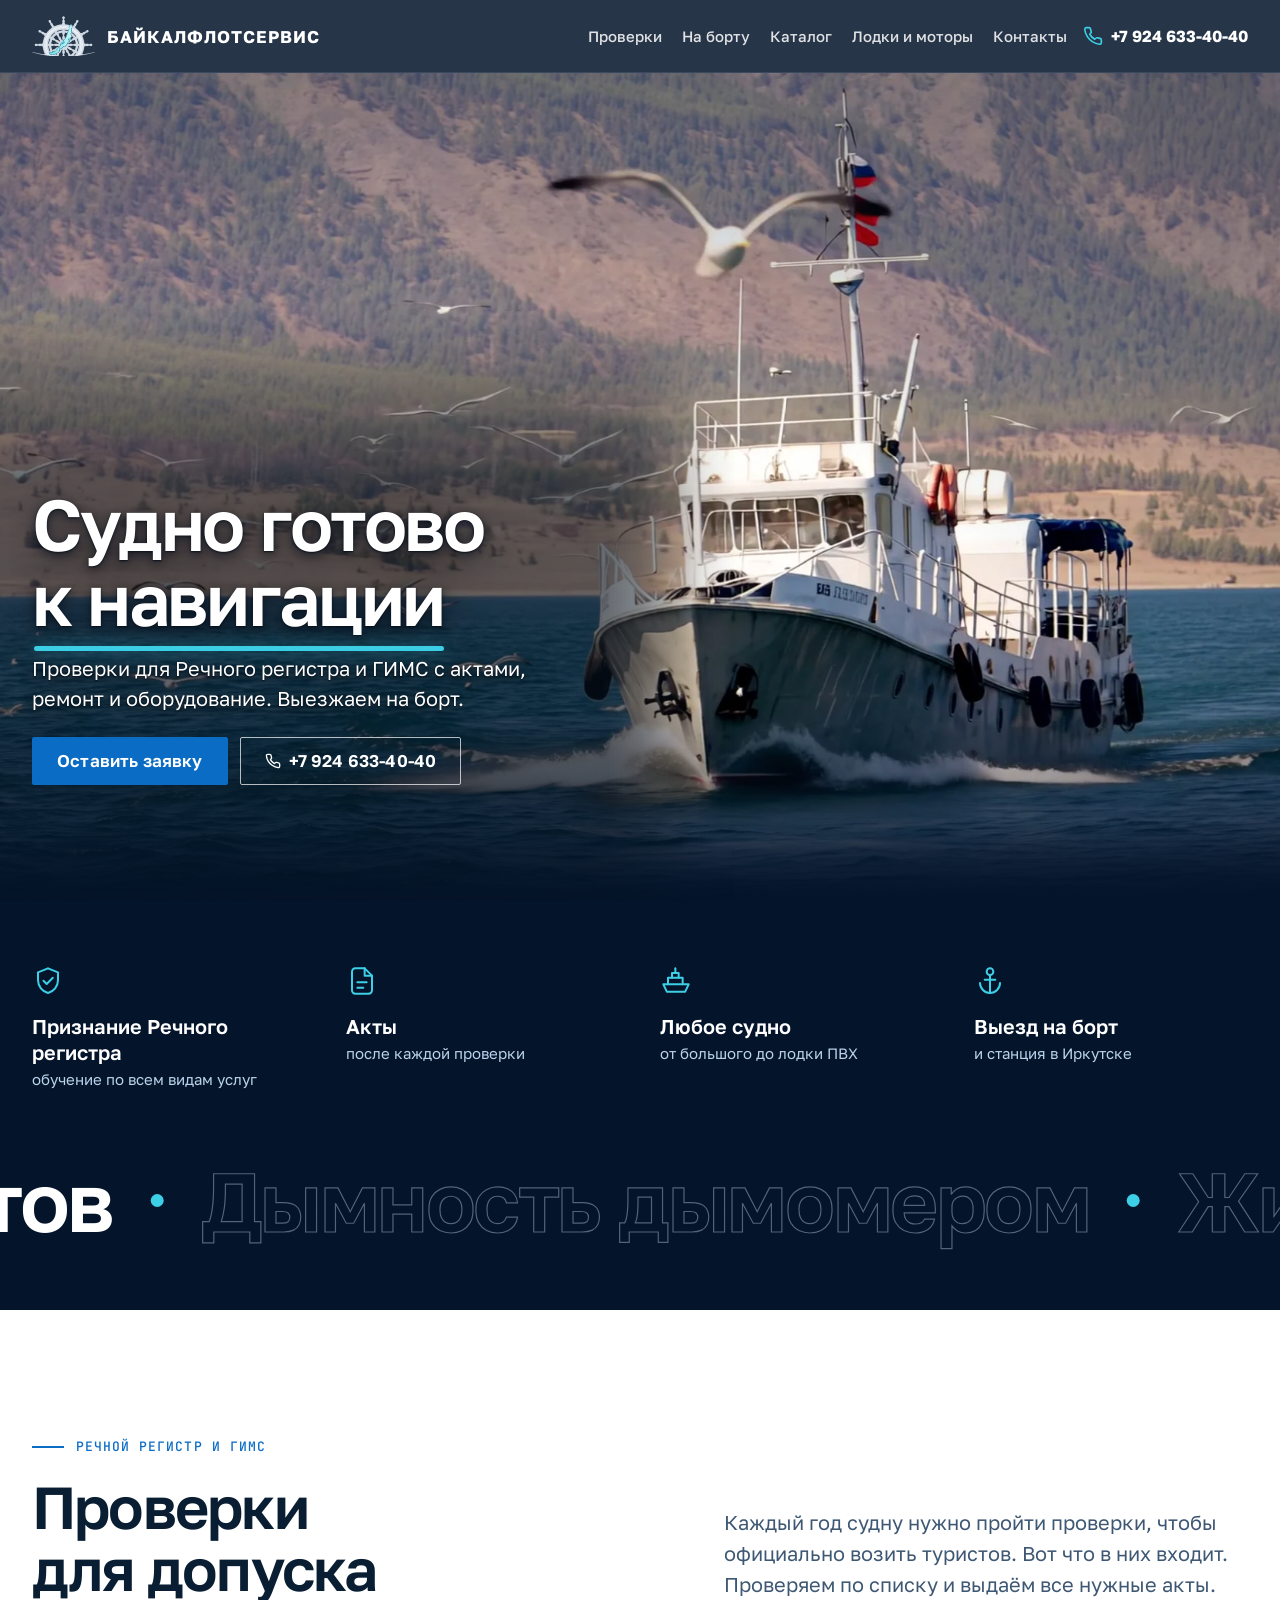
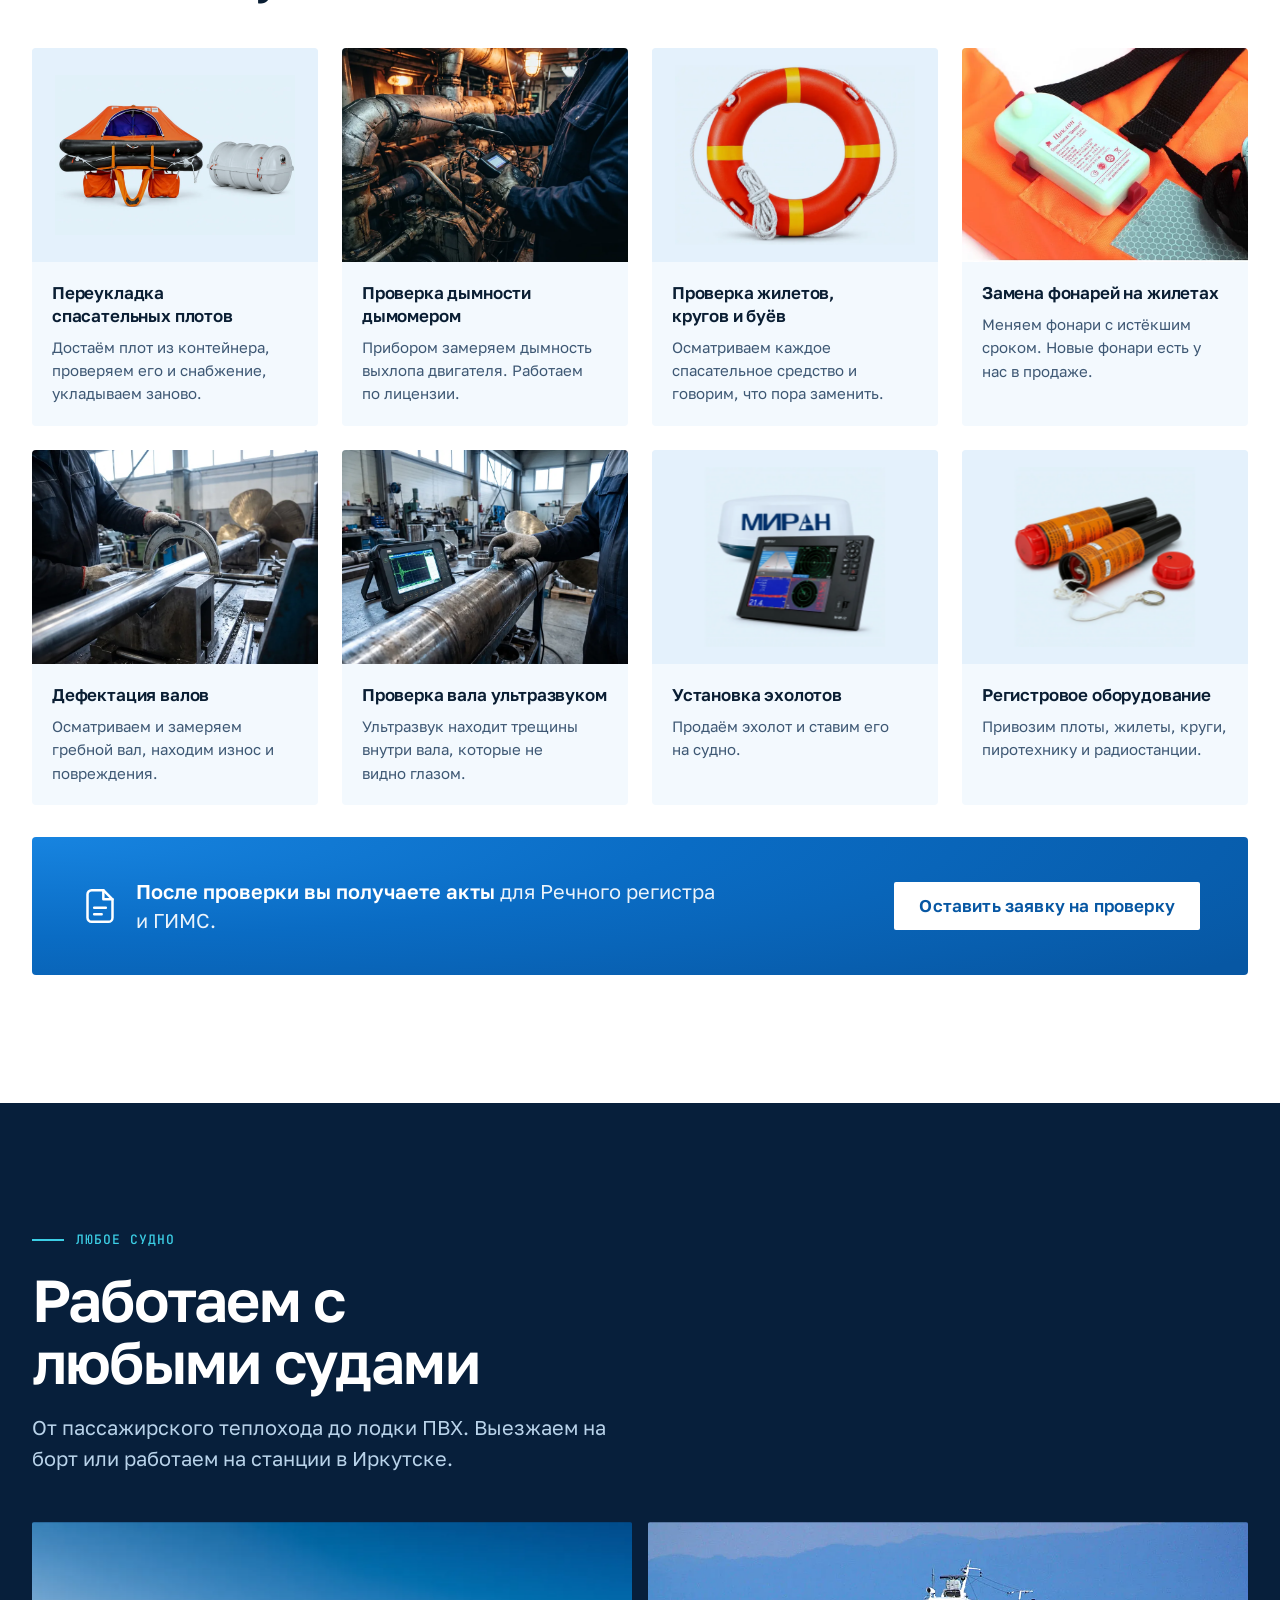
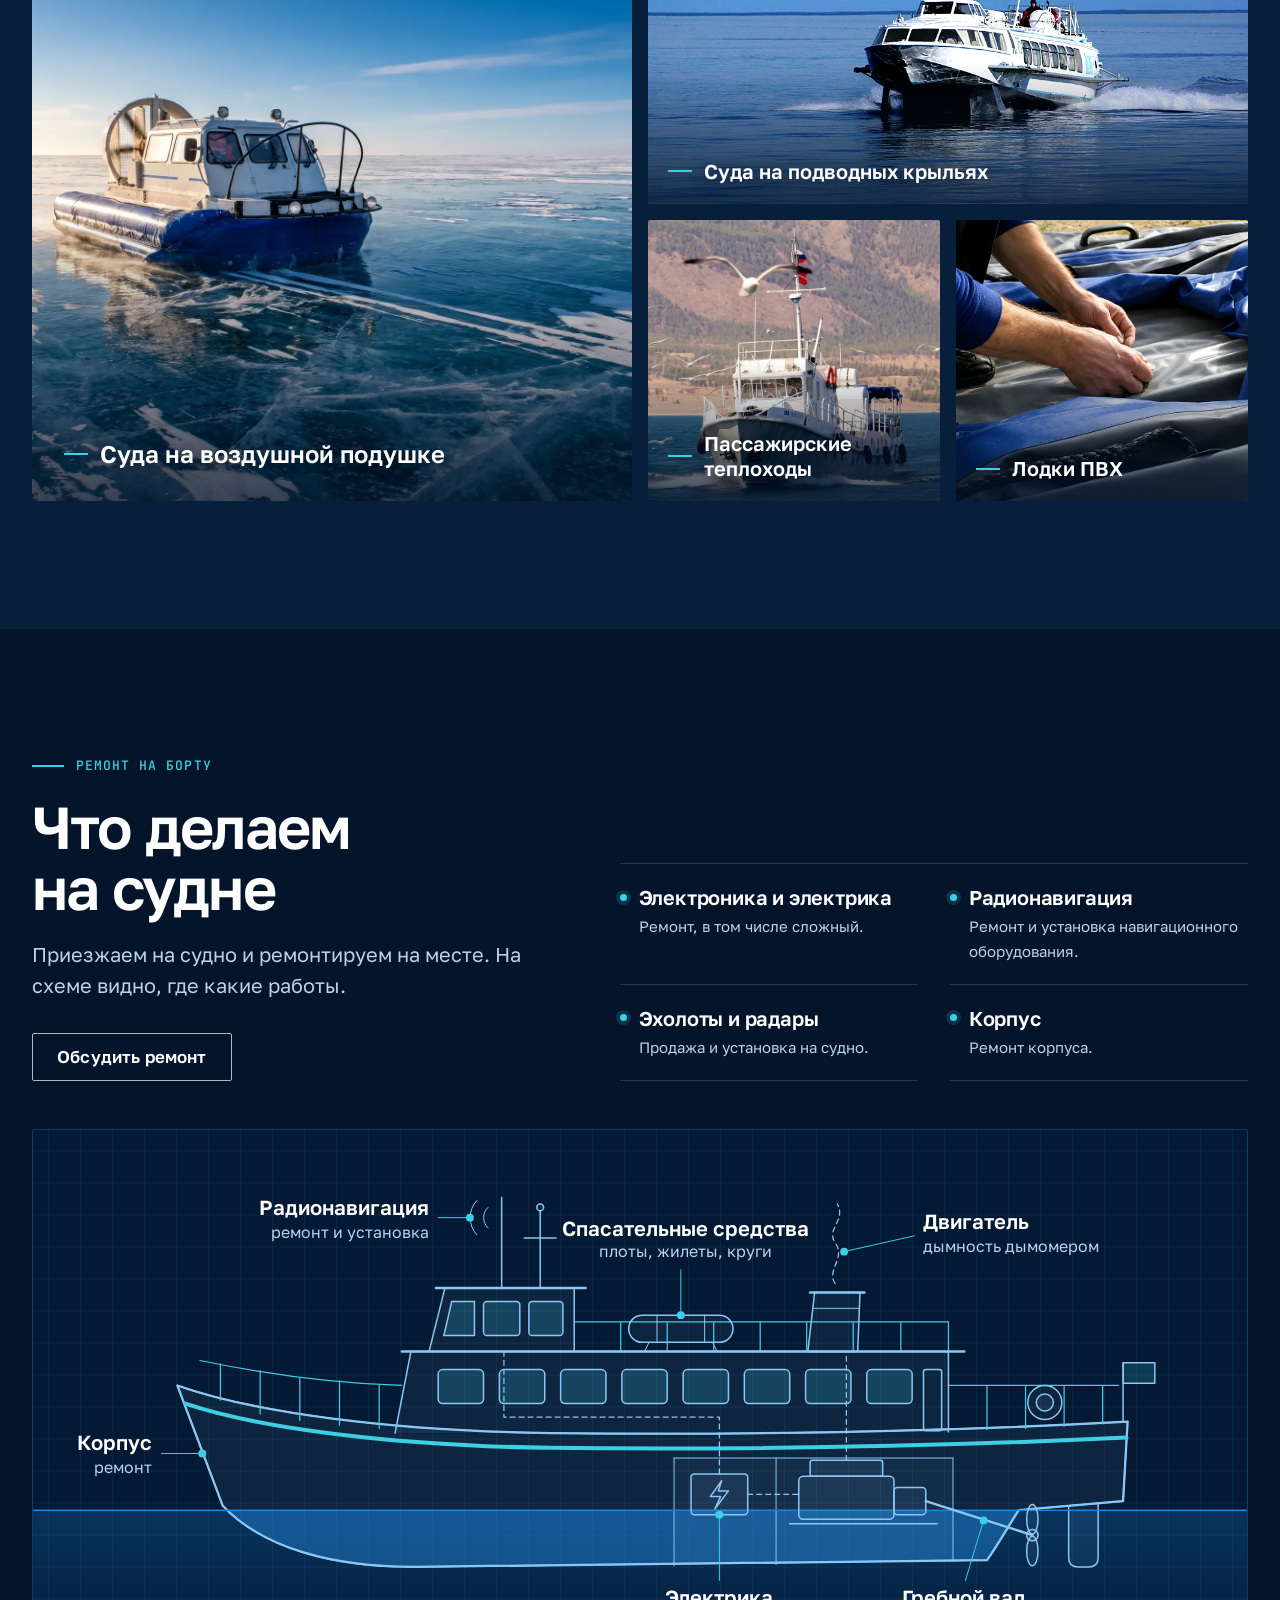
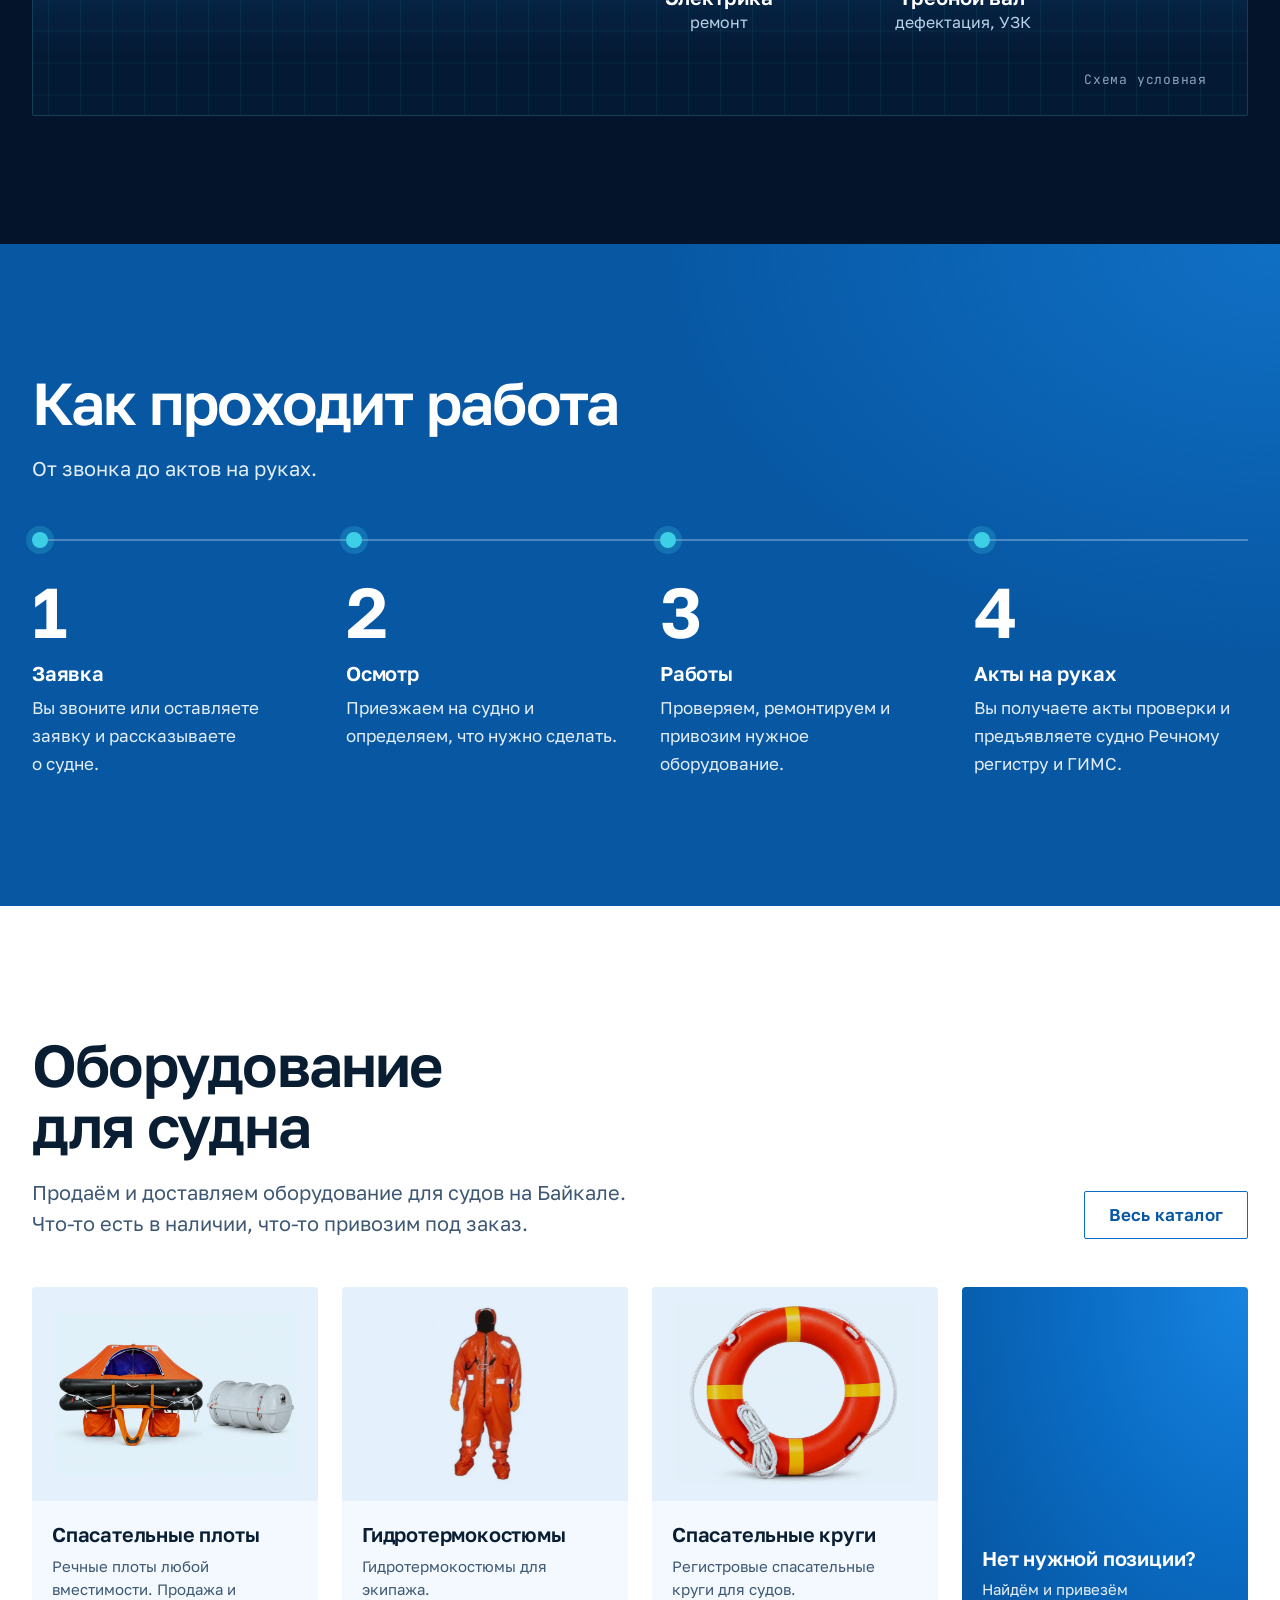
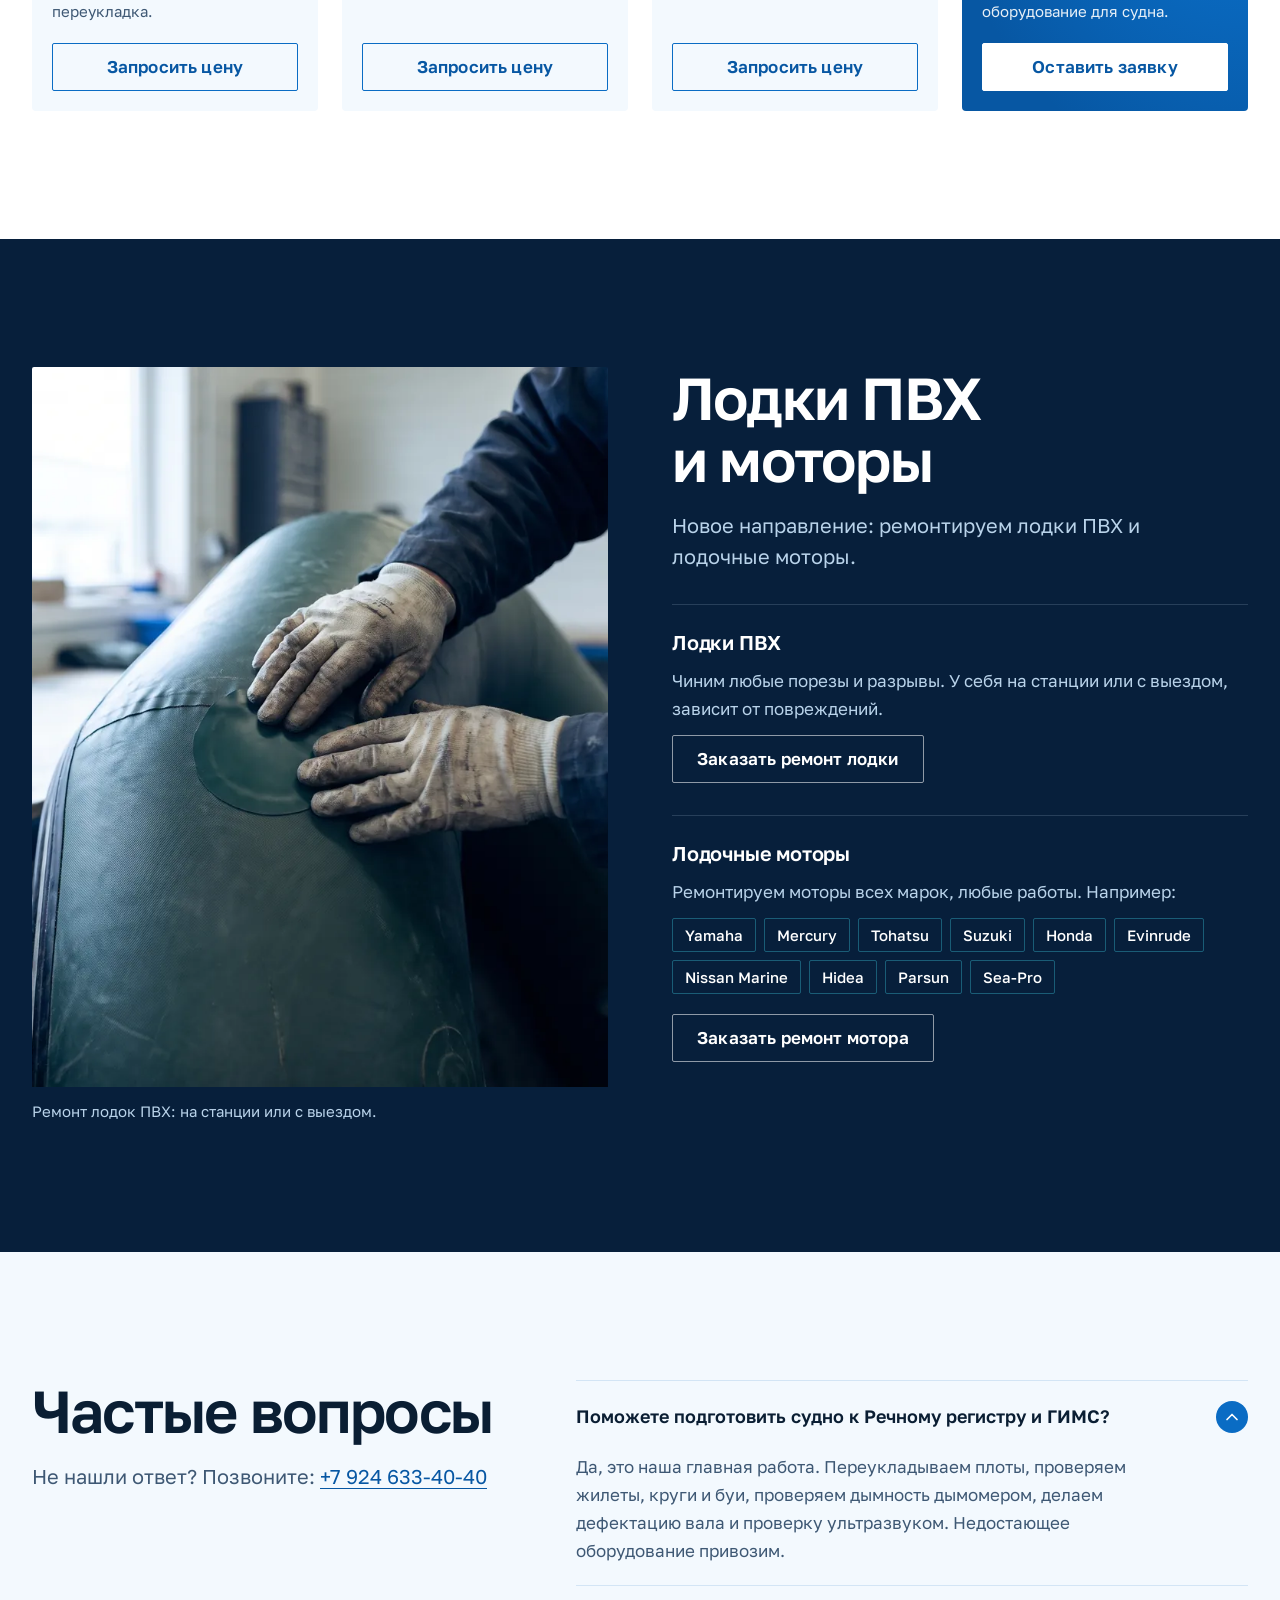
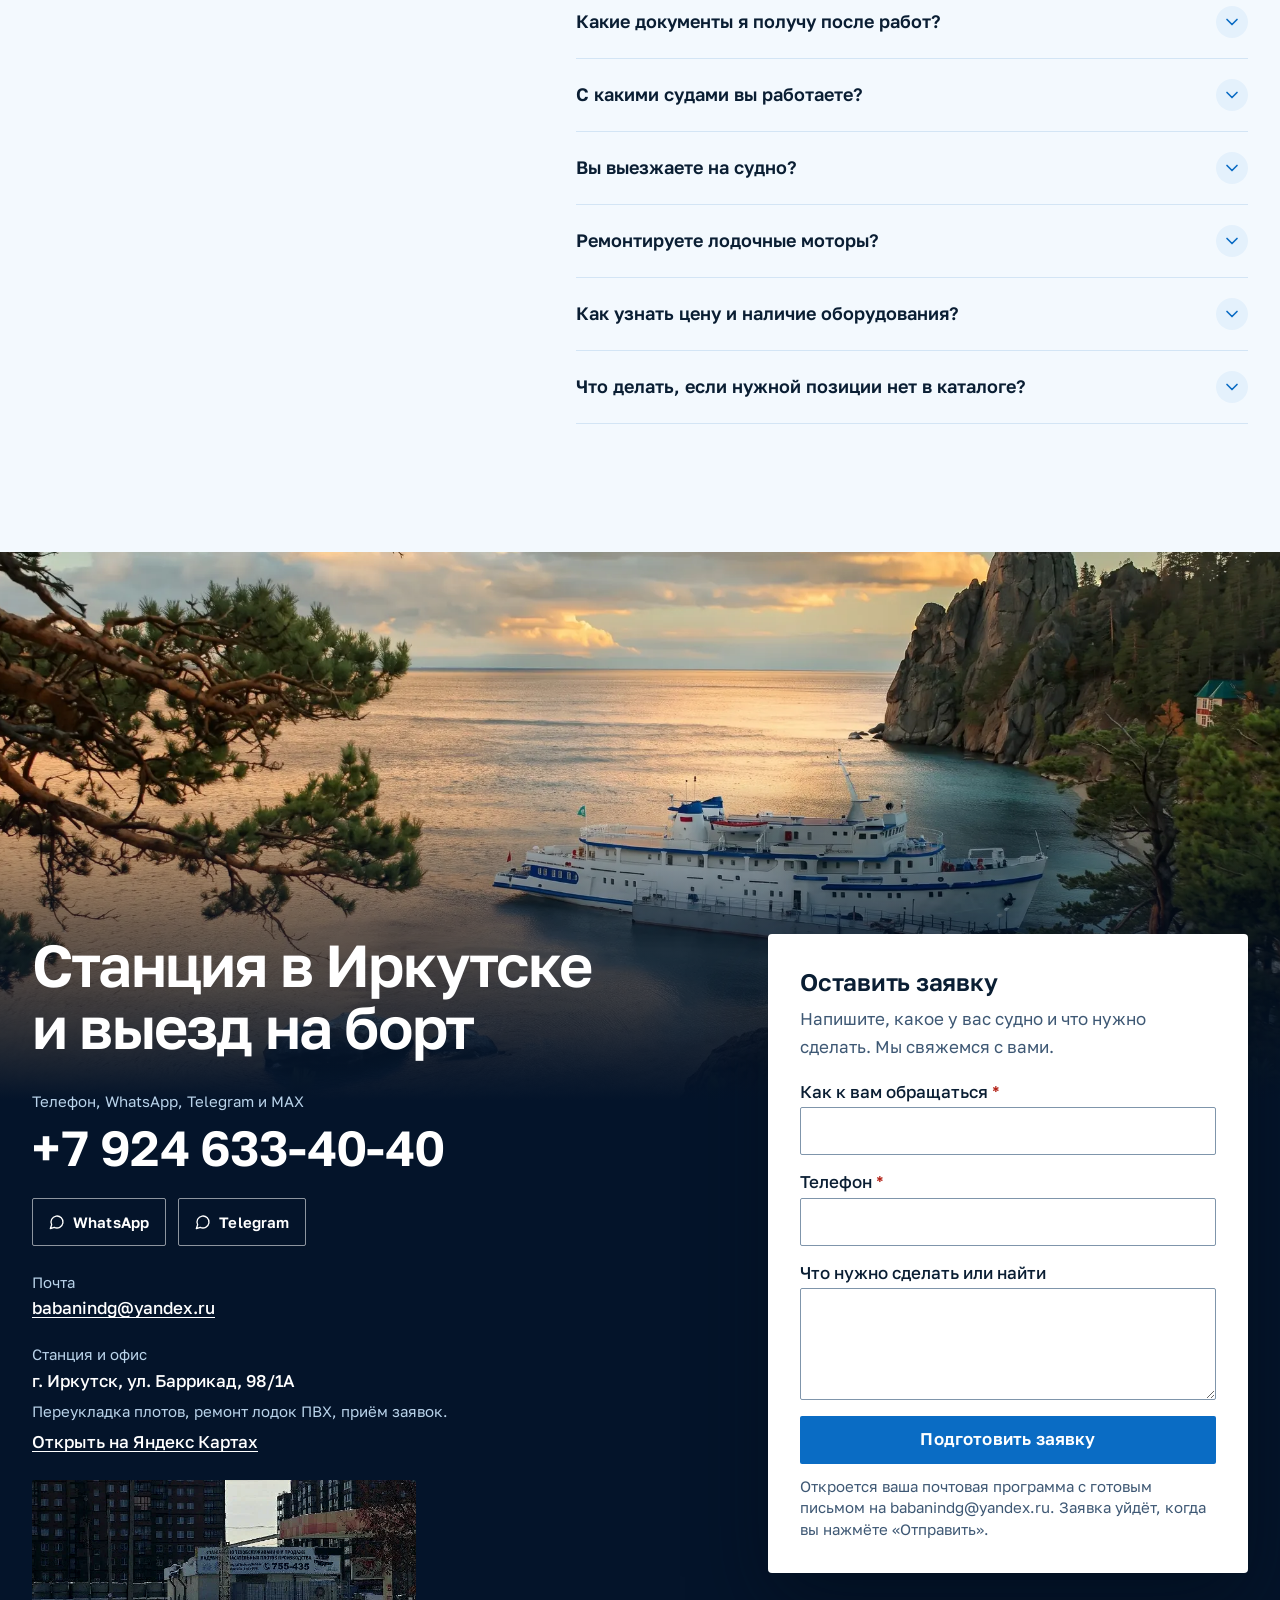
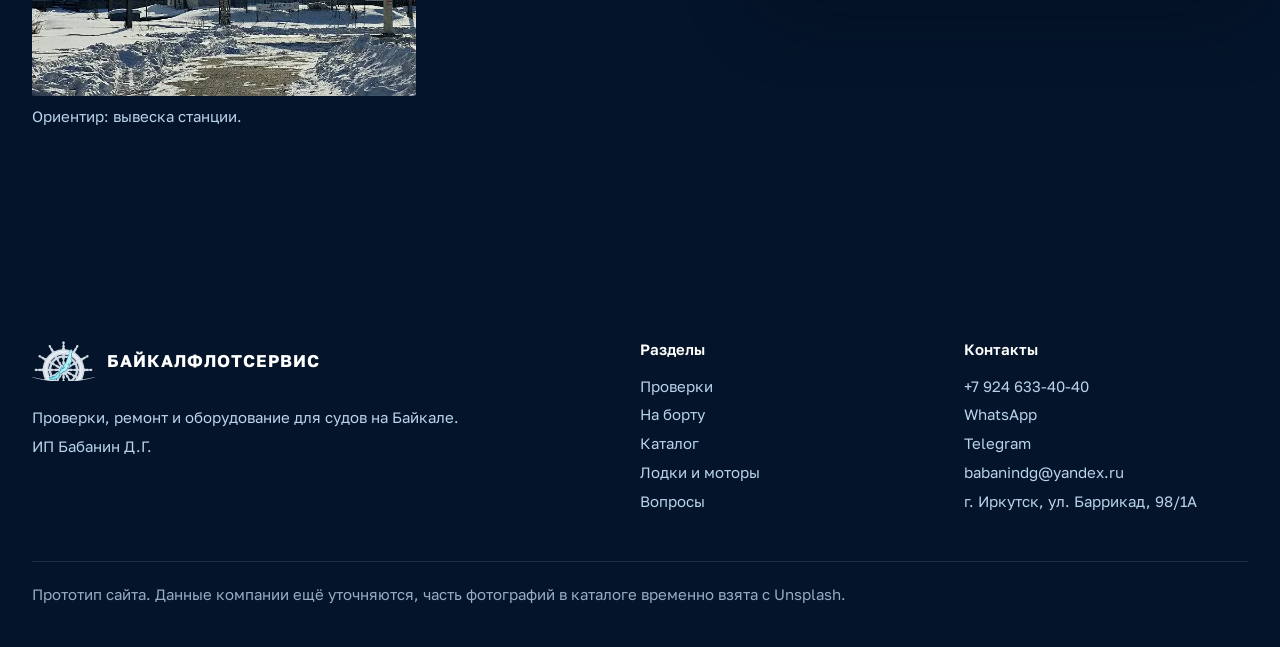
<file: index.html>
<!doctype html>
<html lang="ru">
<head>
  <meta charset="utf-8">
  <meta name="viewport" content="width=device-width, initial-scale=1, viewport-fit=cover">
  <title>БайкалФлотСервис: проверки и ремонт судов на Байкале</title>
  <meta name="description" content="Проверки судов для Речного регистра и ГИМС с актами, ремонт судов, радионавигация, оборудование, ремонт лодок ПВХ и моторов. Иркутск, выезд на борт.">
  <meta name="theme-color" content="#04142A">
  <meta property="og:type" content="website">
  <meta property="og:locale" content="ru_RU">
  <meta property="og:site_name" content="БайкалФлотСервис">
  <meta property="og:title" content="Судно готово к навигации">
  <meta property="og:url" content="https://babaniniiivan-wq.github.io/baikalflot/">
  <meta property="og:image" content="https://babaniniiivan-wq.github.io/baikalflot/assets/img/og-image.jpg">
  <meta property="og:image:width" content="1200">
  <meta property="og:image:height" content="630">
  <meta name="twitter:card" content="summary_large_image">
  <meta property="og:description" content="Проверки для Речного регистра и ГИМС с актами, ремонт судов и оборудование. Иркутск, выезд на борт.">
  <link rel="icon" type="image/png" href="assets/img/favicon-64.png">
  <script>
    // Появление при прокрутке включаем до первой отрисовки. Если site.js не загрузится, через 3 секунды всё станет видно
    (function (root) {
      if (!("IntersectionObserver" in window) || window.matchMedia("(prefers-reduced-motion: reduce)").matches) return;
      root.classList.add("reveal-on");
      setTimeout(function () { if (!window.BFS_REVEAL) root.classList.remove("reveal-on"); }, 3000);
    })(document.documentElement);
  </script>
  <link rel="preconnect" href="https://fonts.googleapis.com">
  <link rel="preconnect" href="https://fonts.gstatic.com" crossorigin>
  <link href="https://fonts.googleapis.com/css2?family=Golos+Text:wght@400;500;600;700&family=JetBrains+Mono:wght@500&display=swap" rel="stylesheet">
  <link rel="stylesheet" href="assets/design-tokens.css?v=14">
  <link rel="stylesheet" href="assets/styles.css?v=14">
</head>
<body>
  <svg width="0" height="0" style="position:absolute" aria-hidden="true">
    <symbol id="i-phone" viewBox="0 0 24 24"><path d="M22 16.9v3a2 2 0 0 1-2.2 2 19.8 19.8 0 0 1-8.6-3.1 19.5 19.5 0 0 1-6-6A19.8 19.8 0 0 1 2.1 4.2 2 2 0 0 1 4.1 2h3a2 2 0 0 1 2 1.7c.1 1 .4 1.9.7 2.8a2 2 0 0 1-.5 2.1L8.1 9.9a16 16 0 0 0 6 6l1.3-1.2a2 2 0 0 1 2.1-.5c.9.3 1.8.6 2.8.7a2 2 0 0 1 1.7 2Z"/></symbol>
    <symbol id="i-chat" viewBox="0 0 24 24"><path d="M7.9 20A9 9 0 1 0 4 16.1L2 22Z"/></symbol>
    <symbol id="i-menu" viewBox="0 0 24 24"><path d="M4 6h16M4 12h16M4 18h16"/></symbol>
    <symbol id="i-x" viewBox="0 0 24 24"><path d="M18 6 6 18M6 6l12 12"/></symbol>
    <symbol id="i-check" viewBox="0 0 24 24"><path d="M20 6 9 17l-5-5"/></symbol>
    <symbol id="i-chevron" viewBox="0 0 24 24"><path d="m6 9 6 6 6-6"/></symbol>
    <symbol id="i-badge" viewBox="0 0 24 24"><path pathLength="1" d="M12 2.5 4.5 5.5v5.8c0 4.7 3.2 8.5 7.5 9.7 4.3-1.2 7.5-5 7.5-9.7V5.5Z"/><path pathLength="1" d="m8.6 11.8 2.4 2.4 4.6-4.6"/></symbol>
    <symbol id="i-doc" viewBox="0 0 24 24"><path pathLength="1" d="M14 2.5H7A2.5 2.5 0 0 0 4.5 5v14A2.5 2.5 0 0 0 7 21.5h10a2.5 2.5 0 0 0 2.5-2.5V8Z"/><path pathLength="1" d="M14 2.5V8h5.5"/><path pathLength="1" d="M8.5 13h7M8.5 17h4.5"/></symbol>
    <symbol id="i-ship" viewBox="0 0 24 24"><path pathLength="1" d="M2.5 14.5h19l-2.6 5.5H5.1Z"/><path pathLength="1" d="M6 14.5V9.5h11v5"/><path pathLength="1" d="M9 9.5V6h5v3.5"/><path pathLength="1" d="M11.5 6V2.5"/></symbol>
    <symbol id="i-anchor" viewBox="0 0 24 24"><circle pathLength="1" cx="12" cy="5" r="2.5"/><path pathLength="1" d="M12 7.5V21"/><path pathLength="1" d="M8 11h8"/><path pathLength="1" d="M4.5 13.5a7.5 7.5 0 0 0 15 0"/></symbol>
  </svg>

  <a class="skip-link" href="#main">Перейти к содержанию</a>

  <header class="site-header on-dark">
    <div class="wrap header-row">
      <a class="logo" href="index.html" aria-label="БайкалФлотСервис, на главную">
        <img class="logo-mark" src="assets/img/logo-mark-light.webp" width="251" height="160" alt="">
        <span class="logo-name">БайкалФлотСервис</span>
      </a>
      <nav class="main-nav" id="main-nav" aria-label="Основное меню">
        <ul>
          <li><a href="#checks">Проверки</a></li>
          <li><a href="#onboard">На борту</a></li>
          <li><a href="catalog.html">Каталог</a></li>
          <li><a href="#boats">Лодки и моторы</a></li>
          <li><a href="#contacts">Контакты</a></li>
        </ul>
      </nav>
      <a class="header-phone" href="tel:+79246334040" aria-label="Позвонить: +7 924 633-40-40">
        <svg class="icon" aria-hidden="true"><use href="#i-phone"></use></svg><span>+7 924 633-40-40</span>
      </a>
      <a class="btn btn-secondary header-cta" href="#contacts">Оставить заявку</a>
      <button class="nav-toggle" type="button" aria-expanded="false" aria-controls="main-nav" aria-label="Открыть меню">
        <svg class="icon" aria-hidden="true"><use href="#i-menu"></use></svg>
      </button>
    </div>
  </header>

  <main id="main">
    <section class="hero" id="top" aria-label="Главный экран">
      <div class="stage">
        <div class="poster" aria-hidden="true"></div>
        <video class="hero-video" muted playsinline preload="none" aria-hidden="true" tabindex="-1"></video>
        <div class="scrim-base" aria-hidden="true"></div>
        <div class="band band--settle">
          <h1 class="band-title">Судно готово <span class="band-mark">к&nbsp;навигации</span></h1>
          <p class="band-sub">Проверки для Речного регистра и ГИМС с актами, ремонт и оборудование. Выезжаем на борт.</p>
          <div class="band-actions">
            <a class="btn btn-primary" href="#contacts">Оставить заявку</a>
            <a class="btn btn-light" href="tel:+79246334040"><svg class="icon" aria-hidden="true"><use href="#i-phone"></use></svg>+7 924 633-40-40</a>
          </div>
        </div>
      </div>
    </section>

    <section class="proof on-dark" aria-label="Коротко о компании">
      <div class="wrap">
        <ul class="proof-list">
          <li data-reveal style="--d:0"><svg class="icon proof-icon" aria-hidden="true"><use href="#i-badge"></use></svg><strong>Признание Речного регистра</strong><span>обучение по всем видам услуг</span></li>
          <li data-reveal style="--d:1"><svg class="icon proof-icon" aria-hidden="true"><use href="#i-doc"></use></svg><strong>Акты</strong><span>после каждой проверки</span></li>
          <li data-reveal style="--d:2"><svg class="icon proof-icon" aria-hidden="true"><use href="#i-ship"></use></svg><strong>Любое судно</strong><span>от большого до лодки ПВХ</span></li>
          <li data-reveal style="--d:3"><svg class="icon proof-icon" aria-hidden="true"><use href="#i-anchor"></use></svg><strong>Выезд на борт</strong><span>и станция в Иркутске</span></li>
        </ul>
      </div>
      <div class="ribbon" aria-hidden="true">
        <div class="ribbon-track">
          <span>Переукладка плотов</span><span>Дымность дымомером</span><span>Жилеты, круги и буи</span><span>Фонари на жилетах</span><span>Дефектация валов</span><span>Ультразвук вала</span><span>Эхолоты и радары</span><span>Радионавигация</span><span>Ремонт корпуса</span><span>Лодки ПВХ и моторы</span>
        </div>
      </div>
    </section>

    <div class="journey">
    <div class="course" aria-hidden="true"><span class="course-fill"></span></div>

    <section class="section" id="checks" data-waypoint aria-labelledby="checks-title">
      <div class="wrap">
        <div class="checks-head">
          <div class="checks-title">
            <p class="mono" data-reveal>Речной регистр и ГИМС</p>
            <h2 id="checks-title" data-reveal style="--d:1">Проверки для допуска</h2>
          </div>
          <p class="lead" data-reveal style="--d:2">Каждый год судну нужно пройти проверки, чтобы официально возить туристов. Вот что в них входит. Проверяем по списку и выдаём все нужные акты.</p>
        </div>
        <ul class="check-grid">
          <li class="check-card" data-reveal style="--d:0">
            <div class="check-media"><img src="assets/img/product-raft-960.webp" width="960" height="640" alt="" loading="lazy"></div>
            <div class="check-body"><h3>Переукладка спасательных плотов</h3><p>Достаём плот из контейнера, проверяем его и снабжение, укладываем заново.</p></div>
          </li>
          <li class="check-card" data-reveal style="--d:1">
            <div class="check-media"><img class="is-photo" src="assets/img/check-smoke.webp" width="900" height="672" alt="" loading="lazy"></div>
            <div class="check-body"><h3>Проверка дымности дымомером</h3><p>Прибором замеряем дымность выхлопа двигателя. Работаем по лицензии.</p></div>
          </li>
          <li class="check-card" data-reveal style="--d:2">
            <div class="check-media"><img src="assets/img/product-ring-800.webp" width="800" height="600" alt="" loading="lazy"></div>
            <div class="check-body"><h3>Проверка жилетов, кругов и буёв</h3><p>Осматриваем каждое спасательное средство и говорим, что пора заменить.</p></div>
          </li>
          <li class="check-card" data-reveal style="--d:3">
            <div class="check-media"><img class="is-photo" src="assets/img/product-vest-light.webp" width="800" height="600" alt="" loading="lazy"></div>
            <div class="check-body"><h3>Замена фонарей на жилетах</h3><p>Меняем фонари с истёкшим сроком. Новые фонари есть у нас в продаже.</p></div>
          </li>
          <li class="check-card" data-reveal style="--d:4">
            <div class="check-media"><img class="is-photo" src="assets/img/check-shaft.webp" width="900" height="672" alt="" loading="lazy"></div>
            <div class="check-body"><h3>Дефектация валов</h3><p>Осматриваем и замеряем гребной вал, находим износ и повреждения.</p></div>
          </li>
          <li class="check-card" data-reveal style="--d:5">
            <div class="check-media"><img class="is-photo" src="assets/img/check-ultrasound.webp" width="900" height="672" alt="" loading="lazy"></div>
            <div class="check-body"><h3>Проверка вала ультразвуком</h3><p>Ультразвук находит трещины внутри вала, которые не видно глазом.</p></div>
          </li>
          <li class="check-card" data-reveal style="--d:6">
            <div class="check-media"><img src="assets/img/product-radar-800.webp" width="800" height="800" alt="" loading="lazy"></div>
            <div class="check-body"><h3>Установка эхолотов</h3><p>Продаём эхолот и ставим его на судно.</p></div>
          </li>
          <li class="check-card" data-reveal style="--d:7">
            <div class="check-media"><img src="assets/img/product-flares-800.webp" width="800" height="800" alt="" loading="lazy"></div>
            <div class="check-body"><h3>Регистровое оборудование</h3><p>Привозим плоты, жилеты, круги, пиротехнику и радиостанции.</p></div>
          </li>
        </ul>
        <div class="checks-result" data-reveal>
          <div class="checks-result-text">
            <svg class="icon" aria-hidden="true"><use href="#i-doc"></use></svg>
            <p><strong>После проверки вы получаете акты</strong> для Речного регистра и ГИМС.</p>
          </div>
          <button class="btn btn-white" type="button" data-request="" data-topic="Проверка для допуска: ">Оставить заявку на проверку</button>
        </div>
      </div>
    </section>

    <section class="section section--deep on-dark fleet-section" id="fleet" aria-labelledby="fleet-title">
      <div class="wrap">
        <div class="section-head">
          <p class="mono" data-reveal>Любое судно</p>
          <h2 id="fleet-title" data-reveal style="--d:1">Работаем с любыми судами</h2>
          <p class="lead" data-reveal style="--d:2">От пассажирского теплохода до лодки ПВХ. Выезжаем на борт или работаем на станции в Иркутске.</p>
        </div>
      </div>
      <div class="wrap wrap--wide">
        <div class="fleet">
          <figure class="fleet-tile fleet-tile--big" data-reveal="image" style="--d:0"><img src="assets/img/fleet-hovercraft.webp" width="1800" height="1208" alt="Судно на воздушной подушке на бирюзовом льду Байкала" loading="lazy"><figcaption>Суда на воздушной подушке</figcaption></figure>
          <figure class="fleet-tile fleet-tile--wide" data-reveal="image" style="--d:1"><img src="assets/img/fleet-hydrofoil.webp" width="1000" height="666" alt="Судно на подводных крыльях на ходу" loading="lazy"><figcaption>Суда на подводных крыльях</figcaption></figure>
          <figure class="fleet-tile" data-reveal="image" style="--d:2"><img src="assets/img/fleet-ship.webp" width="1000" height="750" alt="Белый теплоход идёт по воде, вокруг летают чайки" loading="lazy"><figcaption>Пассажирские теплоходы</figcaption></figure>
          <figure class="fleet-tile" data-reveal="image" style="--d:3"><img src="assets/img/fleet-pvc.webp" width="1200" height="676" alt="Мастер работает с лодкой ПВХ" loading="lazy"><figcaption>Лодки ПВХ</figcaption></figure>
        </div>
      </div>
    </section>

    <section class="section section--night on-dark" id="onboard" data-waypoint aria-labelledby="onboard-title">
      <div class="wrap">
        <div class="onboard-top">
          <div class="onboard-intro">
            <p class="mono" data-reveal>Ремонт на борту</p>
            <h2 id="onboard-title" data-reveal style="--d:1">Что делаем на судне</h2>
            <p class="lead" data-reveal style="--d:2">Приезжаем на судно и ремонтируем на месте. На схеме видно, где какие работы.</p>
            <button class="btn btn-light" type="button" data-request="" data-topic="Ремонт на борту: " data-reveal style="--d:3">Обсудить ремонт</button>
          </div>
          <ul class="repair-list">
            <li data-reveal style="--d:1"><h3>Электроника и электрика</h3><p>Ремонт, в том числе сложный.</p></li>
            <li data-reveal style="--d:2"><h3>Радионавигация</h3><p>Ремонт и установка навигационного оборудования.</p></li>
            <li data-reveal style="--d:3"><h3>Эхолоты и радары</h3><p>Продажа и установка на судно.</p></li>
            <li data-reveal style="--d:4"><h3>Корпус</h3><p>Ремонт корпуса.</p></li>
          </ul>
        </div>
        <figure class="blueprint" data-reveal="scan">
          <div class="ship-wrap">
          <svg class="ship" viewBox="0 0 1000 430" role="img" aria-labelledby="ship-title ship-desc">
            <title id="ship-title">Схема судна</title>
            <desc id="ship-desc">Где на судне мы работаем: радионавигация, спасательные средства, двигатель, корпус, электрика, гребной вал. Те же работы перечислены в списке выше.</desc>
            <defs>
              <clipPath id="hull-clip"><path d="M92 190C160 214 280 230 420 232C600 234 780 230 930 222L926 292L834 300C826 312 816 330 806 344L300 350C230 350 168 334 132 296Z"/></clipPath>
              <linearGradient id="water-fill" x1="0" y1="0" x2="0" y2="1">
                <stop class="water-stop" offset="0" stop-opacity="0.25"/>
                <stop class="water-stop" offset="1" stop-opacity="0"/>
              </linearGradient>
            </defs>

            <rect class="s-water" x="-500" y="300" width="2000" height="130" style="fill:url(#water-fill)"/>

            <g class="s-base">
              <path class="s-fill" d="M92 190C160 214 280 230 420 232C600 234 780 230 930 222L926 292L834 300C826 312 816 330 806 344L300 350C230 350 168 334 132 296Z"/>
              <rect class="s-under" x="0" y="300" width="1000" height="60" clip-path="url(#hull-clip)"/>
              <rect class="s-cutaway" x="530" y="254" width="246" height="96" clip-path="url(#hull-clip)"/>
              <path class="s-outline" d="M92 190C160 214 280 230 420 232C600 234 780 230 930 222L926 292L834 300C826 312 816 330 806 344L300 350C230 350 168 334 132 296Z"/>
              <path class="s-stripe" d="M99 206C165 228 283 243 420 245C600 247 780 243 929 236"/>
              <path class="s-thin" d="M530 254H776M530 254V349M620 254V348M776 254V345"/>
              <path class="s-fill" d="M878 297V342Q878 350 886 350H896Q904 350 904 342V294"/>
              <path class="s-rail" d="M112 168C170 180 230 188 290 190M130 171V203M165 177V215M200 183V221M235 186V225M270 189V228"/>
              <path class="s-rail" d="M772 190H922M806 190V229M840 190V228M874 190V226M908 190V224"/>
              <path d="M926 222V170"/>
              <rect class="s-glass" x="926" y="170" width="28" height="18"/>
              <path class="s-fill" d="M284 232L298 160H772V231"/>
              <rect class="s-glass" x="322" y="176" width="40" height="30" rx="4"/>
              <rect class="s-glass" x="376" y="176" width="40" height="30" rx="4"/>
              <rect class="s-glass" x="430" y="176" width="40" height="30" rx="4"/>
              <rect class="s-glass" x="484" y="176" width="40" height="30" rx="4"/>
              <rect class="s-glass" x="538" y="176" width="40" height="30" rx="4"/>
              <rect class="s-glass" x="592" y="176" width="40" height="30" rx="4"/>
              <rect class="s-glass" x="646" y="176" width="40" height="30" rx="4"/>
              <rect class="s-glass" x="700" y="176" width="40" height="30" rx="4"/>
              <rect x="750" y="176" width="16" height="54" rx="2"/>
              <path class="s-rail" d="M442 134H772M483 134V160M524 134V160M565 134V160M606 134V160M647 134V160M688 134V160M730 134V160M772 134V160"/>
              <path class="s-heavy" d="M290 160H786"/>
              <path d="M412 104V36M398 60H426"/>
              <circle class="s-fill" cx="412" cy="33" r="3"/>
              <path class="s-fill" d="M314 160L328 104H442V160"/>
              <path class="s-heavy" d="M320 104H452"/>
              <path class="s-glass" d="M334 116L327 146H354V116Z"/>
              <rect class="s-glass" x="362" y="116" width="32" height="30" rx="3"/>
              <rect class="s-glass" x="402" y="116" width="30" height="30" rx="3"/>
            </g>

            <path class="s-wl" d="M-500 300H1500"/>

            <g class="s-parts">
              <path class="s-heavy" d="M752 292L846 322"/>
              <ellipse class="s-fill" cx="846" cy="308" rx="5" ry="13"/>
              <ellipse class="s-fill" cx="846" cy="336" rx="5" ry="13"/>
              <circle class="s-fill" cx="846" cy="322" r="5"/>
              <path class="s-dash" d="M682 256V160"/>
              <rect class="s-fill" x="650" y="256" width="64" height="14" rx="2"/>
              <rect class="s-fill" x="640" y="270" width="84" height="38" rx="4"/>
              <rect class="s-fill" x="724" y="280" width="28" height="24" rx="3"/>
              <path d="M632 312H762"/>
              <path class="s-fill" d="M648 160L654 108H694L692 160Z"/>
              <path class="s-heavy" d="M650 108H698"/>
              <path class="s-thin" d="M652 122H693"/>
              <path class="s-dash" d="M672 100C664 88 682 78 672 64C664 52 682 44 674 30"/>
              <path class="s-dash" d="M595 286H640M570 268V218H380V160"/>
              <rect class="s-fill" x="545" y="268" width="50" height="36" rx="3"/>
              <path d="M572 274L562 288H571L566 299L578 283H569Z"/>
              <path class="s-thin" d="M508 152L504 160M564 152L568 160"/>
              <rect class="s-fill" x="490" y="128" width="92" height="24" rx="12"/>
              <path class="s-thin" d="M515 128V152M557 128V152"/>
              <circle class="s-fill" cx="857" cy="205" r="15"/>
              <circle class="s-fill" cx="857" cy="205" r="7.5"/>
              <path d="M378 104V24M373 104H383"/>
              <path class="s-thin" d="M366 33a12 12 0 0 0 0 18M356 27a22 22 0 0 0 0 30"/>
            </g>

            <g class="lbl" style="--n:1">
              <path class="lbl-line" d="M350 42H322"/><circle class="lbl-ring" cx="350" cy="42" r="3.5"/><circle class="lbl-dot" cx="350" cy="42" r="3.5"/>
              <text class="lbl-name" x="314" y="40" text-anchor="end">Радионавигация</text>
              <text class="lbl-cap" x="314" y="60" text-anchor="end">ремонт и установка</text>
            </g>
            <g class="lbl" style="--n:2">
              <path class="lbl-line" d="M536 128V88"/><circle class="lbl-ring" cx="536" cy="128" r="3.5"/><circle class="lbl-dot" cx="536" cy="128" r="3.5"/>
              <text class="lbl-name" x="540" y="58" text-anchor="middle">Спасательные средства</text>
              <text class="lbl-cap" x="540" y="77" text-anchor="middle">плоты, жилеты, круги</text>
            </g>
            <g class="lbl" style="--n:4">
              <path class="lbl-line" d="M680 72L742 58"/><circle class="lbl-ring" cx="680" cy="72" r="3.5"/><circle class="lbl-dot" cx="680" cy="72" r="3.5"/>
              <text class="lbl-name" x="750" y="52" text-anchor="start">Двигатель</text>
              <text class="lbl-cap" x="750" y="72" text-anchor="start">дымность дымомером</text>
            </g>
            <g class="lbl" style="--n:0">
              <path class="lbl-line" d="M114 250H78"/><circle class="lbl-ring" cx="114" cy="250" r="3.5"/><circle class="lbl-dot" cx="114" cy="250" r="3.5"/>
              <text class="lbl-name" x="70" y="247" text-anchor="end">Корпус</text>
              <text class="lbl-cap" x="70" y="267" text-anchor="end">ремонт</text>
            </g>
            <g class="lbl" style="--n:3">
              <path class="lbl-line" d="M570 304V362"/><circle class="lbl-ring" cx="570" cy="304" r="3.5"/><circle class="lbl-dot" cx="570" cy="304" r="3.5"/>
              <text class="lbl-name" x="570" y="384" text-anchor="middle">Электрика</text>
              <text class="lbl-cap" x="570" y="404" text-anchor="middle">ремонт</text>
            </g>
            <g class="lbl" style="--n:5">
              <path class="lbl-line" d="M803 309L787 362"/><circle class="lbl-ring" cx="803" cy="309" r="3.5"/><circle class="lbl-dot" cx="803" cy="309" r="3.5"/>
              <text class="lbl-name" x="785" y="384" text-anchor="middle">Гребной вал</text>
              <text class="lbl-cap" x="785" y="404" text-anchor="middle">дефектация, УЗК</text>
            </g>
          </svg>
          </div>
          <figcaption>Схема условная</figcaption>
        </figure>
      </div>
    </section>

    <section class="section section--field on-dark" id="process" data-waypoint aria-labelledby="process-title">
      <div class="wrap">
        <div class="section-head">
          <h2 id="process-title" data-reveal>Как проходит работа</h2>
          <p class="lead" data-reveal style="--d:1">От звонка до актов на руках.</p>
        </div>
        <ol class="steps" data-reveal="line">
          <li class="step" data-reveal style="--d:0"><h3>Заявка</h3><p>Вы звоните или оставляете заявку и рассказываете о судне.</p></li>
          <li class="step" data-reveal style="--d:1"><h3>Осмотр</h3><p>Приезжаем на судно и определяем, что нужно сделать.</p></li>
          <li class="step" data-reveal style="--d:2"><h3>Работы</h3><p>Проверяем, ремонтируем и привозим нужное оборудование.</p></li>
          <li class="step" data-reveal style="--d:3"><h3>Акты на руках</h3><p>Вы получаете акты проверки и предъявляете судно Речному регистру и ГИМС.</p></li>
        </ol>
      </div>
    </section>

    <section class="section" id="equipment" data-waypoint aria-labelledby="equipment-title">
      <div class="wrap">
        <div class="section-head section-head--row">
          <div>
            <h2 id="equipment-title" data-reveal>Оборудование для судна</h2>
            <p class="lead" data-reveal style="--d:1">Продаём и доставляем оборудование для судов на Байкале. Что-то есть в наличии, что-то привозим под заказ.</p>
          </div>
          <a class="btn btn-secondary" href="catalog.html" data-reveal style="--d:2">Весь каталог</a>
        </div>
        <div class="product-grid">
          <article class="product" data-reveal style="--d:0">
            <div class="product-media"><img src="assets/img/product-raft-960.webp" width="960" height="640" alt="Раскрытый спасательный плот и белый контейнер для его хранения" loading="lazy"></div>
            <div class="product-body">
              <h3>Спасательные плоты</h3>
              <p>Речные плоты любой вместимости. Продажа и переукладка.</p>
              <button class="btn btn-secondary" type="button" data-request="Спасательные плоты">Запросить цену</button>
            </div>
          </article>
          <article class="product" data-reveal style="--d:1">
            <div class="product-media"><img src="assets/img/product-suit.webp" width="598" height="598" alt="Оранжевый гидротермокостюм со светоотражающими полосами" loading="lazy"></div>
            <div class="product-body">
              <h3>Гидротермокостюмы</h3>
              <p>Гидротермокостюмы для экипажа.</p>
              <button class="btn btn-secondary" type="button" data-request="Гидротермокостюмы">Запросить цену</button>
            </div>
          </article>
          <article class="product" data-reveal style="--d:2">
            <div class="product-media"><img src="assets/img/product-ring-800.webp" width="800" height="600" alt="Оранжевый спасательный круг с жёлтыми полосами и линем" loading="lazy"></div>
            <div class="product-body">
              <h3>Спасательные круги</h3>
              <p>Регистровые спасательные круги для судов.</p>
              <button class="btn btn-secondary" type="button" data-request="Спасательные круги">Запросить цену</button>
            </div>
          </article>
          <article class="product product--custom" data-reveal style="--d:3">
            <div class="product-body">
              <h3>Нет нужной позиции?</h3>
              <p>Найдём и привезём оборудование для судна.</p>
              <button class="btn btn-secondary" type="button" data-request="">Оставить заявку</button>
            </div>
          </article>
        </div>
      </div>
    </section>

    <section class="section section--deep on-dark" id="boats" data-waypoint aria-labelledby="boats-title">
      <div class="wrap boats">
        <figure class="boats-photo" data-reveal="image">
          <img src="assets/img/pvc-repair.webp" width="1400" height="940" alt="Мастер в перчатках прижимает заплату к баллону зелёной лодки ПВХ" loading="lazy">
          <figcaption>Ремонт лодок ПВХ: на станции или с выездом.</figcaption>
        </figure>
        <div class="boats-body">
          <h2 id="boats-title" data-reveal>Лодки ПВХ и моторы</h2>
          <p class="lead" data-reveal style="--d:1">Новое направление: ремонтируем лодки ПВХ и лодочные моторы.</p>
          <div class="boats-item" data-reveal style="--d:2">
            <h3>Лодки ПВХ</h3>
            <p>Чиним любые порезы и разрывы. У себя на станции или с выездом, зависит от повреждений.</p>
            <button class="btn btn-secondary" type="button" data-request="" data-topic="Ремонт лодки ПВХ: ">Заказать ремонт лодки</button>
          </div>
          <div class="boats-item" data-reveal style="--d:3">
            <h3>Лодочные моторы</h3>
            <p>Ремонтируем моторы всех марок, любые работы. Например:</p>
            <ul class="brand-list">
              <li>Yamaha</li><li>Mercury</li><li>Tohatsu</li><li>Suzuki</li><li>Honda</li>
              <li>Evinrude</li><li>Nissan Marine</li><li>Hidea</li><li>Parsun</li><li>Sea-Pro</li>
            </ul>
            <button class="btn btn-secondary" type="button" data-request="" data-topic="Ремонт мотора: ">Заказать ремонт мотора</button>
          </div>
        </div>
      </div>
    </section>

    <section class="section section--surface" id="faq" data-waypoint aria-labelledby="faq-title">
      <div class="wrap faq-grid">
        <div>
          <h2 id="faq-title" data-reveal>Частые вопросы</h2>
          <p class="lead" data-reveal style="--d:1">Не нашли ответ? Позвоните: <a class="nowrap" href="tel:+79246334040">+7 924 633-40-40</a></p>
        </div>
        <div class="faq-list" data-reveal style="--d:2">
          <details class="faq-item" open>
            <summary>Поможете подготовить судно к Речному регистру и ГИМС?<svg class="icon" aria-hidden="true"><use href="#i-chevron"></use></svg></summary>
            <p>Да, это наша главная работа. Переукладываем плоты, проверяем жилеты, круги и буи, проверяем дымность дымомером, делаем дефектацию вала и проверку ультразвуком. Недостающее оборудование привозим.</p>
          </details>
          <details class="faq-item">
            <summary>Какие документы я получу после работ?<svg class="icon" aria-hidden="true"><use href="#i-chevron"></use></svg></summary>
            <p>Все нужные акты проверки по выполненным работам.</p>
          </details>
          <details class="faq-item">
            <summary>С какими судами вы работаете?<svg class="icon" aria-hidden="true"><use href="#i-chevron"></use></svg></summary>
            <p>С любыми: от больших судов до простых ПВХ-лодок. Работаем с Речным регистром и ГИМС.</p>
          </details>
          <details class="faq-item">
            <summary>Вы выезжаете на судно?<svg class="icon" aria-hidden="true"><use href="#i-chevron"></use></svg></summary>
            <p>Да, выезжаем на судно. Лодки ПВХ чиним у себя на станции или с выездом: это зависит от повреждений.</p>
          </details>
          <details class="faq-item">
            <summary>Ремонтируете лодочные моторы?<svg class="icon" aria-hidden="true"><use href="#i-chevron"></use></svg></summary>
            <p>Да, моторы всех марок, любые работы.</p>
          </details>
          <details class="faq-item">
            <summary>Как узнать цену и наличие оборудования?<svg class="icon" aria-hidden="true"><use href="#i-chevron"></use></svg></summary>
            <p>Нажмите «Запросить цену» у товара или позвоните. Что-то есть в наличии, что-то привозим под заказ.</p>
          </details>
          <details class="faq-item">
            <summary>Что делать, если нужной позиции нет в каталоге?<svg class="icon" aria-hidden="true"><use href="#i-chevron"></use></svg></summary>
            <p>Оставьте заявку и опишите, что нужно. Почти всё для судов на Байкале мы можем достать.</p>
          </details>
        </div>
      </div>
    </section>

    <section class="section contacts section--night on-dark" id="contacts" data-waypoint aria-labelledby="contacts-title">
      <div class="contacts-bg" aria-hidden="true"><img src="assets/img/contacts-sunset.webp" width="2200" height="1228" alt="" loading="lazy"></div>
      <div class="wrap contacts-grid">
        <div class="contacts-main">
          <h2 id="contacts-title" data-reveal>Станция в&nbsp;Иркутске и&nbsp;выезд на&nbsp;борт</h2>
          <p class="phone-label" data-reveal style="--d:1">Телефон, WhatsApp, Telegram и MAX</p>
          <a class="phone-display" href="tel:+79246334040" data-reveal style="--d:1">+7 924 633-40-40</a>
          <div class="messengers" data-reveal style="--d:2">
            <a class="btn btn-secondary btn-sm" href="https://wa.me/79246334040" target="_blank" rel="noopener"><svg class="icon" aria-hidden="true"><use href="#i-chat"></use></svg>WhatsApp</a>
            <a class="btn btn-secondary btn-sm" href="https://t.me/+79246334040" target="_blank" rel="noopener"><svg class="icon" aria-hidden="true"><use href="#i-chat"></use></svg>Telegram</a>
          </div>
          <dl class="contact-facts" data-reveal style="--d:3">
            <div>
              <dt>Почта</dt>
              <dd><a href="mailto:babanindg@yandex.ru">babanindg@yandex.ru</a></dd>
            </div>
            <div>
              <dt>Станция и офис</dt>
              <dd>
                г. Иркутск, ул. Баррикад, 98/1А
                <span class="contact-note">Переукладка плотов, ремонт лодок ПВХ, приём заявок.</span>
                <a href="https://yandex.ru/maps/?text=%D0%98%D1%80%D0%BA%D1%83%D1%82%D1%81%D0%BA%2C%20%D1%83%D0%BB%D0%B8%D1%86%D0%B0%20%D0%91%D0%B0%D1%80%D1%80%D0%B8%D0%BA%D0%B0%D0%B4%2C%2098%2F1%D0%90" target="_blank" rel="noopener">Открыть на Яндекс Картах</a>
              </dd>
            </div>
          </dl>
          <figure class="still still--station" data-reveal style="--d:4">
            <img src="assets/img/station-720.webp" width="720" height="405" alt="Здание станции с вывеской о техобслуживании и продаже надувных спасательных плотов" loading="lazy">
            <figcaption>Ориентир: вывеска станции.</figcaption>
          </figure>
        </div>
        <div class="request-card" data-reveal style="--d:2">
          <h3>Оставить заявку</h3>
          <p>Напишите, какое у вас судно и что нужно сделать. Мы свяжемся с вами.</p>
          <div data-form-mount="req"></div>
          <noscript><p>Форма работает с включённым JavaScript. Напишите нам на babanindg@yandex.ru или позвоните: +7 924 633-40-40.</p></noscript>
        </div>
      </div>
    </section>
    </div>
  </main>

  <footer class="site-footer on-dark">
    <div class="wrap">
      <div class="footer-grid">
        <div class="footer-brand">
          <div class="logo"><img class="logo-mark" src="assets/img/logo-mark-light.webp" width="251" height="160" alt=""><span class="logo-name">БайкалФлотСервис</span></div>
          <p>Проверки, ремонт и оборудование для судов на Байкале.</p>
          <p>ИП Бабанин Д.Г.</p>
        </div>
        <nav aria-label="Разделы сайта">
          <p class="footer-title">Разделы</p>
          <ul>
            <li><a href="#checks">Проверки</a></li>
            <li><a href="#onboard">На борту</a></li>
            <li><a href="catalog.html">Каталог</a></li>
            <li><a href="#boats">Лодки и моторы</a></li>
            <li><a href="#faq">Вопросы</a></li>
          </ul>
        </nav>
        <div>
          <p class="footer-title">Контакты</p>
          <ul>
            <li><a href="tel:+79246334040">+7 924 633-40-40</a></li>
            <li><a href="https://wa.me/79246334040" target="_blank" rel="noopener">WhatsApp</a></li>
            <li><a href="https://t.me/+79246334040" target="_blank" rel="noopener">Telegram</a></li>
            <li><a href="mailto:babanindg@yandex.ru">babanindg@yandex.ru</a></li>
            <li>г. Иркутск, ул. Баррикад, 98/1А</li>
          </ul>
        </div>
      </div>
      <p class="footer-note">Прототип сайта. Данные компании ещё уточняются, часть фотографий в каталоге временно взята с Unsplash.</p>
    </div>
  </footer>

  <div class="mobile-bar on-dark" id="mobile-bar">
    <a class="btn btn-secondary" href="tel:+79246334040"><svg class="icon" aria-hidden="true"><use href="#i-phone"></use></svg>Позвонить</a>
    <button class="btn btn-primary" type="button" data-request="">Оставить заявку</button>
  </div>

  <script src="assets/site.js?v=14"></script>
</body>
</html>
</file>
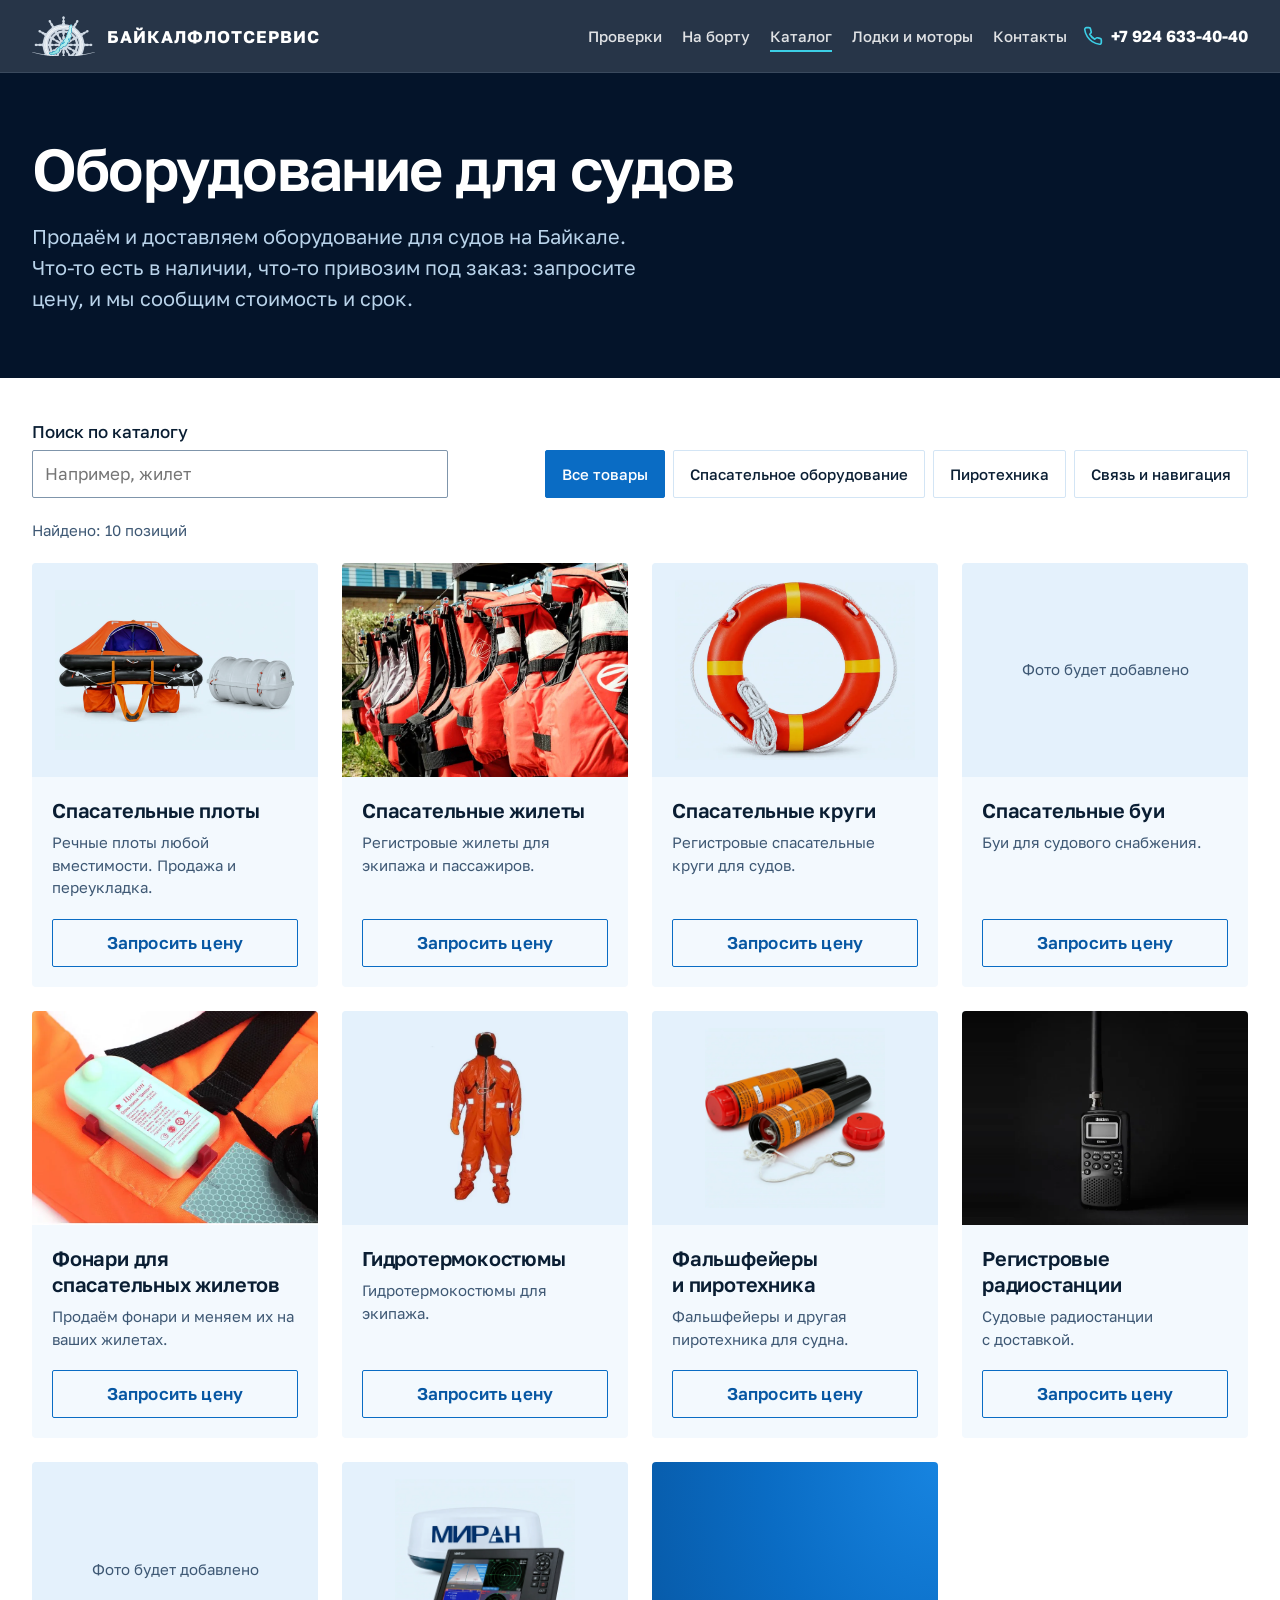
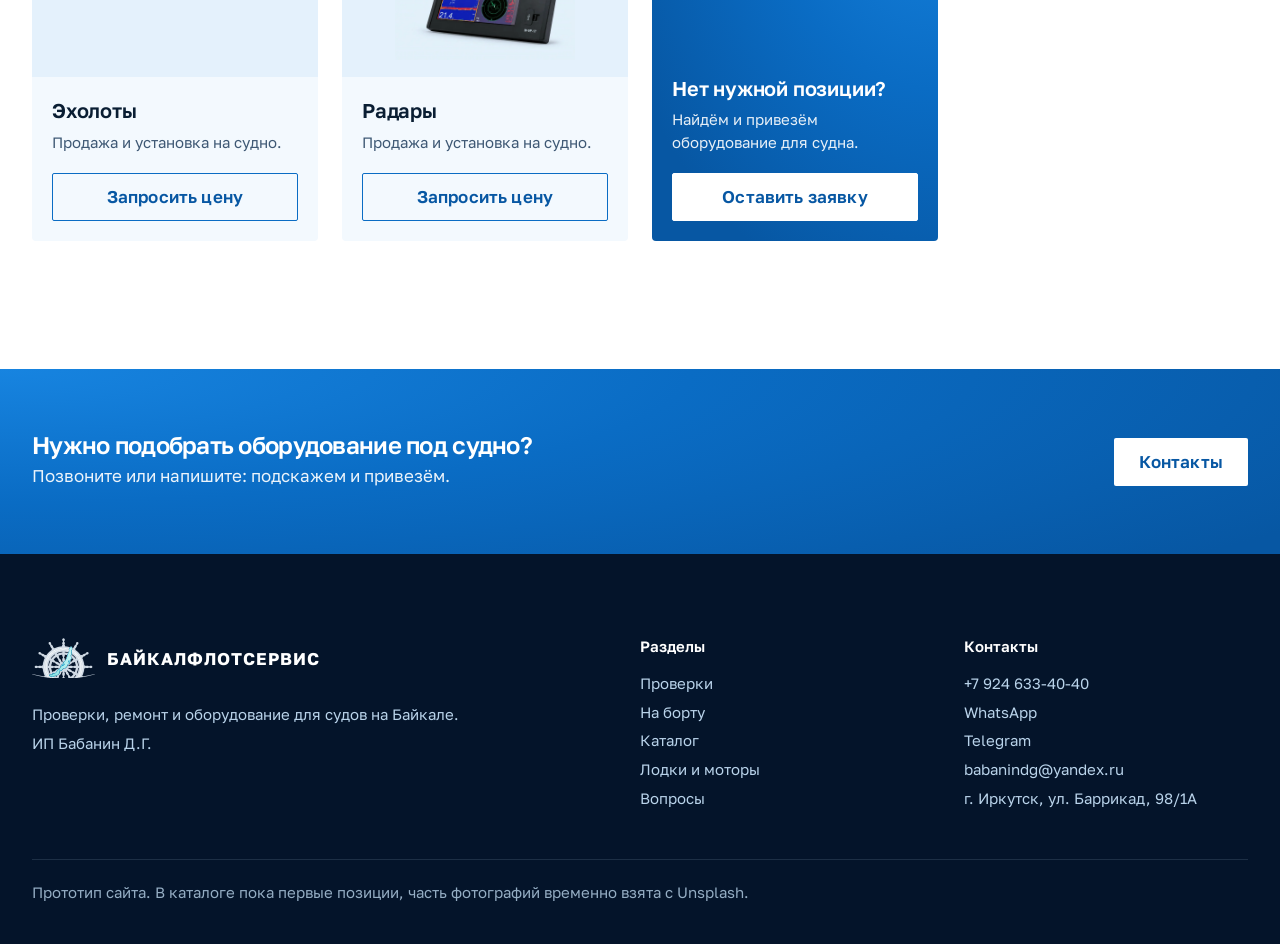
<file: catalog.html>
<!doctype html>
<html lang="ru">
<head>
  <meta charset="utf-8">
  <meta name="viewport" content="width=device-width, initial-scale=1, viewport-fit=cover">
  <title>Оборудование для судов: БайкалФлотСервис</title>
  <meta name="description" content="Спасательные плоты, жилеты, круги и буи, пиротехника, радиостанции, эхолоты и радары для судов на Байкале. Цена и наличие по запросу.">
  <meta name="theme-color" content="#04142A">
  <meta property="og:type" content="website">
  <meta property="og:locale" content="ru_RU">
  <meta property="og:site_name" content="БайкалФлотСервис">
  <meta property="og:title" content="Оборудование для судов на Байкале">
  <meta property="og:description" content="Спасательные плоты, жилеты, круги и буи, пиротехника, радиостанции, эхолоты и радары. Цена и наличие по запросу.">
  <meta property="og:url" content="https://babaniniiivan-wq.github.io/baikalflot/catalog.html">
  <meta property="og:image" content="https://babaniniiivan-wq.github.io/baikalflot/assets/img/og-image.jpg">
  <meta property="og:image:width" content="1200">
  <meta property="og:image:height" content="630">
  <meta name="twitter:card" content="summary_large_image">
  <link rel="icon" type="image/png" href="assets/img/favicon-64.png">
  <link rel="preconnect" href="https://fonts.googleapis.com">
  <link rel="preconnect" href="https://fonts.gstatic.com" crossorigin>
  <link href="https://fonts.googleapis.com/css2?family=Golos+Text:wght@400;500;600;700&family=JetBrains+Mono:wght@500&display=swap" rel="stylesheet">
  <link rel="stylesheet" href="assets/design-tokens.css?v=14">
  <link rel="stylesheet" href="assets/styles.css?v=14">
</head>
<body>
  <svg width="0" height="0" style="position:absolute" aria-hidden="true">
    <symbol id="i-phone" viewBox="0 0 24 24"><path d="M22 16.9v3a2 2 0 0 1-2.2 2 19.8 19.8 0 0 1-8.6-3.1 19.5 19.5 0 0 1-6-6A19.8 19.8 0 0 1 2.1 4.2 2 2 0 0 1 4.1 2h3a2 2 0 0 1 2 1.7c.1 1 .4 1.9.7 2.8a2 2 0 0 1-.5 2.1L8.1 9.9a16 16 0 0 0 6 6l1.3-1.2a2 2 0 0 1 2.1-.5c.9.3 1.8.6 2.8.7a2 2 0 0 1 1.7 2Z"/></symbol>
    <symbol id="i-menu" viewBox="0 0 24 24"><path d="M4 6h16M4 12h16M4 18h16"/></symbol>
    <symbol id="i-x" viewBox="0 0 24 24"><path d="M18 6 6 18M6 6l12 12"/></symbol>
  </svg>

  <a class="skip-link" href="#main">Перейти к содержанию</a>

  <header class="site-header on-dark">
    <div class="wrap header-row">
      <a class="logo" href="index.html" aria-label="БайкалФлотСервис, на главную">
        <img class="logo-mark" src="assets/img/logo-mark-light.webp" width="251" height="160" alt="">
        <span class="logo-name">БайкалФлотСервис</span>
      </a>
      <nav class="main-nav" id="main-nav" aria-label="Основное меню">
        <ul>
          <li><a href="index.html#checks">Проверки</a></li>
          <li><a href="index.html#onboard">На борту</a></li>
          <li><a href="catalog.html" aria-current="page">Каталог</a></li>
          <li><a href="index.html#boats">Лодки и моторы</a></li>
          <li><a href="index.html#contacts">Контакты</a></li>
        </ul>
      </nav>
      <a class="header-phone" href="tel:+79246334040" aria-label="Позвонить: +7 924 633-40-40">
        <svg class="icon" aria-hidden="true"><use href="#i-phone"></use></svg><span>+7 924 633-40-40</span>
      </a>
      <button class="btn btn-secondary header-cta" type="button" data-request="">Оставить заявку</button>
      <button class="nav-toggle" type="button" aria-expanded="false" aria-controls="main-nav" aria-label="Открыть меню">
        <svg class="icon" aria-hidden="true"><use href="#i-menu"></use></svg>
      </button>
    </div>
  </header>

  <main id="main">
    <section class="page-head on-dark">
      <div class="wrap">
        <h1>Оборудование для судов</h1>
        <p class="lead">Продаём и доставляем оборудование для судов на Байкале. Что-то есть в наличии, что-то привозим под заказ: запросите цену, и мы сообщим стоимость и срок.</p>
      </div>
    </section>

    <section class="section catalog-section">
      <div class="wrap">
        <div class="catalog-tools">
          <div class="search-field">
            <label for="catalog-search">Поиск по каталогу</label>
            <input id="catalog-search" type="search" autocomplete="off" placeholder="Например, жилет">
          </div>
          <div class="chips" id="catalog-chips" role="group" aria-label="Категории"></div>
        </div>
        <h2 class="sr-only">Товары</h2>
        <p class="result-count" id="result-count" role="status"></p>
        <div class="product-grid" id="product-grid"></div>
        <div class="empty-state" id="catalog-empty" hidden>
          <h2>Такой позиции пока нет в каталоге</h2>
          <p>Мы можем её найти и привезти. Оставьте заявку или сбросьте поиск.</p>
          <div class="empty-actions">
            <button class="btn btn-primary" type="button" data-request="">Оставить заявку</button>
            <button class="btn btn-secondary" type="button" id="catalog-reset">Сбросить поиск</button>
          </div>
        </div>
        <noscript><p>Каталог работает с включённым JavaScript. Напишите нам на babanindg@yandex.ru или позвоните: +7 924 633-40-40.</p></noscript>
      </div>
    </section>

    <section class="note-band on-dark">
      <div class="wrap note-row">
        <div>
          <h2>Нужно подобрать оборудование под судно?</h2>
          <p>Позвоните или напишите: подскажем и привезём.</p>
        </div>
        <a class="btn btn-white" href="index.html#contacts">Контакты</a>
      </div>
    </section>
  </main>

  <footer class="site-footer on-dark">
    <div class="wrap">
      <div class="footer-grid">
        <div class="footer-brand">
          <div class="logo"><img class="logo-mark" src="assets/img/logo-mark-light.webp" width="251" height="160" alt=""><span class="logo-name">БайкалФлотСервис</span></div>
          <p>Проверки, ремонт и оборудование для судов на Байкале.</p>
          <p>ИП Бабанин Д.Г.</p>
        </div>
        <nav aria-label="Разделы сайта">
          <p class="footer-title">Разделы</p>
          <ul>
            <li><a href="index.html#checks">Проверки</a></li>
            <li><a href="index.html#onboard">На борту</a></li>
            <li><a href="catalog.html">Каталог</a></li>
            <li><a href="index.html#boats">Лодки и моторы</a></li>
            <li><a href="index.html#faq">Вопросы</a></li>
          </ul>
        </nav>
        <div>
          <p class="footer-title">Контакты</p>
          <ul>
            <li><a href="tel:+79246334040">+7 924 633-40-40</a></li>
            <li><a href="https://wa.me/79246334040" target="_blank" rel="noopener">WhatsApp</a></li>
            <li><a href="https://t.me/+79246334040" target="_blank" rel="noopener">Telegram</a></li>
            <li><a href="mailto:babanindg@yandex.ru">babanindg@yandex.ru</a></li>
            <li>г. Иркутск, ул. Баррикад, 98/1А</li>
          </ul>
        </div>
      </div>
      <p class="footer-note">Прототип сайта. В каталоге пока первые позиции, часть фотографий временно взята с Unsplash.</p>
    </div>
  </footer>

  <div class="mobile-bar on-dark" id="mobile-bar">
    <a class="btn btn-secondary" href="tel:+79246334040"><svg class="icon" aria-hidden="true"><use href="#i-phone"></use></svg>Позвонить</a>
    <button class="btn btn-primary" type="button" data-request="">Оставить заявку</button>
  </div>

  <script src="assets/products.js?v=14"></script>
  <script src="assets/site.js?v=14"></script>
</body>
</html>
</file>
<file: assets/design-tokens.css>
/* Design Tokens - Auto-generated */
/* Do not edit directly - modify tokens.json instead */

/* === PRIMITIVES === */
:root {
  --primitive-color-white: #FFFFFF;
  --primitive-color-glacier-50: #F3F9FE;
  --primitive-color-glacier-100: #E4F1FC;
  --primitive-color-glacier-200: #CCE4F8;
  --primitive-color-glacier-300: #A3CDF2;
  --primitive-color-line: #D3E5F5;
  --primitive-color-azure-500: #1784E0;
  --primitive-color-azure-600: #0A6CC4;
  --primitive-color-azure-700: #0757A3;
  --primitive-color-azure-800: #08447F;
  --primitive-color-deep-800: #0B2D52;
  --primitive-color-deep-900: #071F3B;
  --primitive-color-night: #04142A;
  --primitive-color-ice: #3CCFE6;
  --primitive-color-ice-soft: #B9D3EA;
  --primitive-color-logo-blue: #1C82B0;
  --primitive-color-ink: #0A1E33;
  --primitive-color-ink-2: #1C3550;
  --primitive-color-slate: #3E5874;
  --primitive-color-steel: #7F95AB;
  --primitive-color-red: #B42318;
  --primitive-color-pass: #1F8A5B;
  --primitive-space-1: 0.25rem;
  --primitive-space-2: 0.5rem;
  --primitive-space-3: 0.75rem;
  --primitive-space-4: 1rem;
  --primitive-space-5: 1.25rem;
  --primitive-space-6: 1.5rem;
  --primitive-space-8: 2rem;
  --primitive-space-10: 2.5rem;
  --primitive-space-12: 3rem;
  --primitive-space-16: 4rem;
  --primitive-space-20: 5rem;
  --primitive-space-24: 6rem;
  --primitive-space-32: 8rem;
  --primitive-radius-xs: 0.125rem;
  --primitive-radius-sm: 0.125rem;
  --primitive-radius-md: 0.25rem;
  --primitive-radius-lg: 0.25rem;
  --primitive-radius-full: 9999px;
  --primitive-shadow-header: 0 12px 32px rgb(4 20 42 / 0.28);
  --primitive-shadow-card: none;
  --primitive-shadow-lift: 0 18px 40px rgb(7 31 59 / 0.14);
  --primitive-shadow-float: 0 30px 80px rgb(2 10 22 / 0.45);
  --primitive-shadow-dialog: 0 24px 64px rgb(4 20 42 / 0.32);
  --primitive-shadow-text: 0 1px 2px rgb(5 14 24 / 0.9), 0 3px 12px rgb(5 14 24 / 0.7), 0 10px 40px rgb(5 14 24 / 0.65);
}

/* === SEMANTIC === */
:root {
  --color-bg-page: #FFFFFF;
  --color-bg-panel: #FFFFFF;
  --color-bg-surface: #F3F9FE;
  --color-bg-surface-strong: #E4F1FC;
  --color-bg-tile: #E4F1FC;
  --color-border: #D3E5F5;
  --color-border-strong: #7F95AB;
  --color-text-primary: #1C3550;
  --color-text-secondary: #3E5874;
  --color-text-muted: #3E5874;
  --color-text-heading: #0A1E33;
  --color-text-on-photo: #FFFFFF;
  --color-text-on-dark: #FFFFFF;
  --color-text-on-dark-soft: #B9D3EA;
  --color-brand: #1C82B0;
  --color-accent-solid: #0A6CC4;
  --color-accent-solid-hover: #0757A3;
  --color-accent-bright: #1784E0;
  --color-accent-muted: #A3CDF2;
  --color-ice: #3CCFE6;
  --color-on-accent: #FFFFFF;
  --color-link: #0757A3;
  --color-link-hover: #08447F;
  --color-focus-ring: #1784E0;
  --color-success: #1F8A5B;
  --color-danger: #B42318;
  --color-scrim: rgb(4 20 42 / 0.6);
  --color-image-outline: #0000001A;
  --color-night: #04142A;
  --color-deep: #071F3B;
  --color-deep-panel: #0B2D52;
  --color-field: #0757A3;
  --font-display: "Golos Text", "Segoe UI", Arial, sans-serif;
  --font-body: "Golos Text", "Segoe UI", Arial, sans-serif;
  --font-mono: "JetBrains Mono", Consolas, monospace;
  --text-label: 0.8125rem;
  --text-caption: 0.9375rem;
  --text-body: 1.0625rem;
  --text-lead: 1.25rem;
  --text-h3: 1.25rem;
  --text-credit: 1.5rem;
  --text-band: clamp(2rem, 1.1rem + 2.8vw, 3.75rem);
  --text-h2: clamp(2.25rem, 1.3rem + 3vw, 4rem);
  --text-h1: clamp(2.5rem, 1.3rem + 4vw, 5rem);
  --text-phone: clamp(2rem, 1rem + 2.6vw, 3.5rem);
  --text-step: clamp(3rem, 2rem + 3vw, 5rem);
  --text-ribbon: clamp(2.5rem, 1.2rem + 5vw, 6.5rem);
  --space-1: 0.25rem;
  --space-2: 0.5rem;
  --space-3: 0.75rem;
  --space-4: 1rem;
  --space-5: 1.25rem;
  --space-6: 1.5rem;
  --space-8: 2rem;
  --space-10: 2.5rem;
  --space-12: 3rem;
  --space-16: 4rem;
  --space-20: 5rem;
  --space-24: 6rem;
  --space-32: 8rem;
  --space-gutter: 1rem;
  --space-gutter-wide: 2rem;
  --radius-xs: 0.125rem;
  --radius-sm: 0.125rem;
  --radius-md: 0.25rem;
  --radius-lg: 0.25rem;
  --radius-full: 9999px;
  --shadow-header: 0 12px 32px rgb(4 20 42 / 0.28);
  --shadow-card: none;
  --shadow-lift: 0 18px 40px rgb(7 31 59 / 0.14);
  --shadow-float: 0 30px 80px rgb(2 10 22 / 0.45);
  --shadow-dialog: 0 24px 64px rgb(4 20 42 / 0.32);
  --shadow-text: 0 1px 2px rgb(5 14 24 / 0.9), 0 3px 12px rgb(5 14 24 / 0.7), 0 10px 40px rgb(5 14 24 / 0.65);
  --motion-ease-out: cubic-bezier(0.2, 0, 0, 1);
  --motion-ease-cinema: cubic-bezier(0.16, 1, 0.3, 1);
  --motion-fast: 150ms;
  --motion-enter: 300ms;
  --motion-reveal: 900ms;
  --motion-stagger: 100ms;
  --layout-container: 80rem;
  --layout-wide: 100rem;
  --layout-measure: 38rem;
  --layout-note: 22rem;
}

/* === COMPONENTS === */
:root {
  --button-height: 3rem;
  --button-padding-x: 1.5rem;
  --button-radius: 0.125rem;
  --card-radius: 0.25rem;
  --card-border: #D3E5F5;
  --card-border-hover: #0A6CC4;
  --input-height: 3rem;
  --input-radius: 0.125rem;
  --input-border: #7F95AB;
  --input-bg: #FFFFFF;
  --input-textarea-height: 7rem;
  --header-height: 4.5rem;
  --header-bg: rgb(4 20 42 / 0.86);
  --footer-logo-width: 12rem;
}
</file>
<file: assets/styles.css>
/* Версия 9: кинематографичный «Байкал». Насыщенный синий, бирюза байкальского льда и глубокий ночной синий из видео.
   Тёмные разделы продолжают ритм видео, светлые оставлены для чтения. Элементы мягко всплывают при прокрутке.
   Значения из design-tokens.css. Вёрстка идёт от телефона к большим экранам: 640, 768, 1024, 1100, 1200, 1360, 1440. */

:root {
  --gutter: var(--space-gutter);
  --section-y: var(--space-20);
  color-scheme: light;
}
@media (min-width: 768px) { :root { --gutter: var(--space-gutter-wide); --section-y: var(--space-24); } }
@media (min-width: 1200px) { :root { --section-y: var(--space-32); } }

*, *::before, *::after { box-sizing: border-box; }
html {
  overflow-x: hidden;
  overflow-x: clip;
  scroll-behavior: smooth;
  /* Разделы встают вплотную под шапку: свой верхний отступ у них уже есть */
  scroll-padding-block-start: var(--header-height);
  -webkit-text-size-adjust: 100%;
  -webkit-font-smoothing: antialiased;
  -moz-osx-font-smoothing: grayscale;
  /* Ответы в вопросах раскрываются плавно там, где браузер это умеет */
  interpolate-size: allow-keywords;
}
body {
  margin: 0;
  overflow-x: hidden;
  overflow-x: clip;
  background: var(--color-bg-page);
  color: var(--color-text-primary);
  font-family: var(--font-body);
  font-size: var(--text-body);
  line-height: 1.65;
  overflow-wrap: break-word;
}
[hidden] { display: none !important; }
img { display: block; max-width: 100%; height: auto; }
h1, h2, h3, p, ul, ol, dl, dd, figure { margin: 0; }
ul, ol { padding: 0; list-style: none; }
p { text-wrap: pretty; }
h1, h2 { color: var(--color-text-heading); font-family: var(--font-display); font-weight: 600; letter-spacing: -0.03em; text-wrap: balance; }
h1 { font-size: var(--text-h1); line-height: 1.04; }
h2 { font-size: var(--text-h2); line-height: 1.04; }
h3 { color: var(--color-text-heading); font-family: var(--font-body); font-size: var(--text-h3); font-weight: 600; letter-spacing: -0.01em; line-height: 1.3; text-wrap: balance; }
a { color: var(--color-link); text-decoration-thickness: from-font; text-underline-offset: 0.2em; transition: color var(--motion-fast) ease-out; }
:focus-visible { outline: 3px solid var(--color-focus-ring); outline-offset: 3px; }
::selection { background: var(--color-ice); color: var(--color-night); }

.wrap { width: 100%; max-width: var(--layout-container); margin-inline: auto; padding-inline: var(--gutter); }
.wrap--wide { max-width: var(--layout-wide); }
.section { position: relative; padding-block: var(--section-y); }
.section--surface { background: var(--color-bg-surface); }
.section--deep { background: var(--color-deep); }
.section--night { background: var(--color-night); }
/* Насыщенный синий с мягким светом воды в углу */
.section--field { background: radial-gradient(70% 90% at 100% 0%, rgb(23 132 224 / 0.55) 0%, rgb(23 132 224 / 0) 70%), var(--color-field); }
.section-head { display: grid; gap: var(--space-5); max-width: var(--layout-measure); margin-block-end: var(--space-12); }
.section-head--row { max-width: none; align-items: end; gap: var(--space-6); }
.section-head--row > div { display: grid; gap: var(--space-5); }
.lead { max-width: var(--layout-measure); color: var(--color-text-secondary); font-size: var(--text-lead); line-height: 1.55; }
/* Подпись раздела: бирюзовая черта прорисовывается, когда раздел появляется на экране */
.mono { display: flex; align-items: center; gap: var(--space-3); color: var(--color-accent-solid); font-family: var(--font-mono); font-size: var(--text-label); font-weight: 500; letter-spacing: 0.08em; line-height: 1.4; text-transform: uppercase; }
.mono::before { content: ""; flex: none; width: var(--space-8); height: 2px; background: currentColor; transform-origin: left; }
.nowrap { white-space: nowrap; }
.sr-only { position: absolute; width: 1px; height: 1px; overflow: hidden; clip-path: inset(50%); white-space: nowrap; }
.icon { width: var(--space-5); height: var(--space-5); flex: none; fill: none; stroke: currentColor; stroke-width: 2; stroke-linecap: round; stroke-linejoin: round; }
.skip-link { position: absolute; inset-inline-start: var(--space-4); top: calc(-1 * var(--space-16)); z-index: 100; padding: var(--space-3) var(--space-4); border-radius: var(--radius-sm); background: var(--color-bg-panel); }
.skip-link:focus { top: var(--space-2); }

/* Тёмные разделы: белые заголовки, мягкий голубой текст, бирюзовые акценты */
.on-dark { --text-soft: var(--color-text-on-dark-soft); color: var(--text-soft); color-scheme: dark; }
.section--field { --text-soft: #E3EEF9; }
.on-dark h1, .on-dark h2, .on-dark h3, .on-dark strong { color: var(--color-text-on-dark); }
.on-dark .lead { color: var(--text-soft); }
.on-dark .mono { color: var(--color-ice); }
.on-dark a:not(.btn) { color: var(--color-text-on-dark); }
.on-dark :focus-visible { outline-color: var(--color-ice); }
.on-dark .btn-secondary { border-color: rgb(255 255 255 / 0.55); color: var(--color-text-on-dark); }

/* Кнопки: заливка у одной главной, остальные контурные */
.btn {
  display: inline-flex; align-items: center; justify-content: center; gap: var(--space-2);
  min-height: var(--button-height); padding: var(--space-2) var(--button-padding-x);
  border: 1px solid transparent; border-radius: var(--button-radius); background: none;
  font-family: var(--font-body); font-size: var(--text-body); font-weight: 600; letter-spacing: 0.01em; line-height: 1.2;
  text-align: center; text-decoration: none; white-space: nowrap; cursor: pointer;
  touch-action: manipulation; -webkit-tap-highlight-color: transparent;
  transition-property: background-color, border-color, color, scale, box-shadow; transition-duration: var(--motion-enter); transition-timing-function: var(--motion-ease-out);
}
.btn .icon { width: var(--space-4); height: var(--space-4); }
.btn-primary { background: var(--color-accent-solid); color: var(--color-on-accent); }
.btn-secondary { border-color: var(--color-accent-solid); color: var(--color-link); }
.btn-light { border-color: rgb(255 255 255 / 0.7); color: var(--color-text-on-photo); text-shadow: none; }
.btn-white { background: var(--color-bg-panel); color: var(--color-link); }
.btn-full { width: 100%; }
.btn-sm { padding-inline: var(--space-4); font-size: var(--text-caption); }
@media (hover: hover) {
  a:hover { color: var(--color-link-hover); }
  .on-dark a:not(.btn):hover { color: var(--color-ice); }
  .btn-primary:hover { background: var(--color-accent-solid-hover); color: var(--color-on-accent); box-shadow: 0 10px 28px rgb(10 108 196 / 0.38); }
  .btn-secondary:hover { background: var(--color-bg-surface-strong); color: var(--color-link); }
  .btn-light:hover, .on-dark .btn-secondary:hover { border-color: var(--color-text-on-dark); background: rgb(255 255 255 / 0.12); color: var(--color-text-on-dark); }
  .btn-white:hover { background: var(--color-bg-surface-strong); color: var(--color-link-hover); }
}
@media (prefers-reduced-motion: no-preference) { .btn:not(:disabled):active { scale: 0.96; } }

/* Шапка: тёмное стекло, как продолжение видео */
.site-header {
  position: sticky; top: 0; z-index: 40;
  border-block-end: 1px solid rgb(185 211 234 / 0.12);
  background: var(--header-bg);
  -webkit-backdrop-filter: saturate(160%) blur(14px); backdrop-filter: saturate(160%) blur(14px);
  transition: box-shadow var(--motion-enter) ease-out;
}
.site-header.is-scrolled { box-shadow: var(--shadow-header); }
.header-row { display: flex; align-items: center; gap: var(--space-2); min-height: var(--header-height); }
.site-header .logo, .site-footer .logo { display: inline-flex; align-items: center; gap: var(--space-3); min-width: 0; min-height: var(--space-12); color: var(--color-text-on-dark); text-decoration: none; }
.site-header .logo { margin-inline-end: auto; }
.logo-mark { width: auto; height: var(--space-10); }
.logo-name { font-family: var(--font-display); font-size: var(--text-body); font-weight: 700; letter-spacing: 0.06em; line-height: 1; text-transform: uppercase; white-space: nowrap; }
.main-nav {
  display: none; position: absolute; inset: 100% 0 auto; max-height: calc(100dvh - var(--header-height));
  padding: var(--space-2) var(--gutter) var(--space-4); overflow-y: auto; overscroll-behavior: contain;
  border-block-end: 1px solid rgb(185 211 234 / 0.12); background: var(--color-night); box-shadow: var(--shadow-header);
}
.main-nav.is-open { display: block; }
.main-nav ul { display: grid; }
.on-dark .main-nav a { display: flex; align-items: center; min-height: var(--space-12); color: rgb(255 255 255 / 0.86); font-weight: 500; text-decoration: none; white-space: nowrap; }
.on-dark .header-phone { display: inline-flex; align-items: center; justify-content: center; gap: var(--space-2); min-width: var(--space-12); min-height: var(--space-12); color: var(--color-text-on-dark); font-size: 1rem; font-weight: 700; text-decoration: none; white-space: nowrap; }
.header-phone span { display: none; }
.header-phone .icon { color: var(--color-ice); }
.header-cta { display: none; padding-inline: var(--space-5); font-size: var(--text-caption); }
.nav-toggle { display: inline-flex; align-items: center; justify-content: center; width: var(--space-12); height: var(--space-12); padding: 0; border: 1px solid rgb(185 211 234 / 0.3); border-radius: var(--radius-sm); background: none; color: var(--color-text-on-dark); cursor: pointer; }
@media (max-width: 639px) { .site-header .logo { gap: var(--space-2); } .site-header .logo-mark { height: var(--space-8); } .site-header .logo-name { font-size: var(--text-label); } }
@media (max-width: 359px) { .site-header .logo-name { display: none; } }
@media (min-width: 640px) { .header-phone span { display: inline; } .header-row { gap: var(--space-4); } }
@media (min-width: 1100px) {
  .nav-toggle { display: none; }
  .main-nav { display: block; position: static; max-height: none; padding: 0; overflow: visible; border: 0; background: none; box-shadow: none; }
  .main-nav ul { display: flex; gap: var(--space-5); }
  .on-dark .main-nav a { position: relative; min-height: var(--space-10); font-size: var(--text-caption); }
  .main-nav a::after { content: ""; position: absolute; inset: auto 0 var(--space-1); height: 2px; background: var(--color-ice); transform: scaleX(0); transform-origin: left; transition: transform var(--motion-enter) var(--motion-ease-out); }
  .main-nav a.is-current::after, .main-nav a[aria-current="page"]::after { transform: scaleX(1); }
}
@media (min-width: 1100px) and (hover: hover) { .on-dark .main-nav a:hover { color: var(--color-text-on-dark); } .main-nav a:hover::after { transform: scaleX(1); } }
@media (min-width: 1360px) { .header-cta { display: inline-flex; } }

/* Главный экран: видео идёт за прокруткой, а страница при этом не останавливается. Пока экран уезжает вверх,
   камера пролетает сквозь чаек к судну; сам кадр движется медленнее страницы, как дальний план */
.hero { position: relative; height: calc(100svh - var(--header-height)); min-height: 30rem; overflow: hidden; overflow: clip; background: var(--color-night); }
.stage { position: relative; height: 100%; overflow: hidden; }
.poster, .hero-video { position: absolute; inset: 0; width: 100%; height: 100%; }
/* Отстаёт только картинка, текст и кнопки уезжают вместе со страницей */
.poster, .hero-video, .scrim-base { translate: 0 var(--hy, 0px); will-change: translate; }
.poster { background-color: var(--color-night); background-position: 68% 55%; background-size: cover; }
.hero-video { object-fit: cover; object-position: 68% 55%; opacity: 0; transform: translateZ(0); transition: opacity 600ms ease-out; }
.video-ready .hero-video { opacity: 1; }
.scrim-base { position: absolute; inset: 0; pointer-events: none; background: radial-gradient(ellipse 120% 90% at 30% 70%, rgb(4 20 42 / 0) 40%, rgb(4 20 42 / 0.45) 100%); }
/* Низ кадра уходит в ночной синий: видео плавно перетекает в сайт */
.stage::after { content: ""; position: absolute; inset: auto 0 0; height: 24%; pointer-events: none; background: linear-gradient(rgb(4 20 42 / 0), rgb(4 20 42 / 0.9)); }

.band {
  position: absolute; z-index: 1; inset-inline-start: var(--gutter); inset-block-end: 14%;
  width: min(36rem, calc(100% - 2 * var(--gutter))); color: var(--color-text-on-photo); text-shadow: var(--shadow-text);
  /* Свой слой: без него затемнение ::before уходит под видео */
  isolation: isolate;
}
/* Затемнение под подписью: ровное под строками, мягко гаснет вправо и по высоте.
   Сила подобрана по худшему кадру, когда за текстом пролетают белые чайки */
.band::before {
  content: ""; position: absolute; z-index: -1; pointer-events: none;
  inset-block: -60%; inset-inline: calc(-1 * var(--gutter)) calc(-1 * var(--space-32));
  background: linear-gradient(to right,
    rgb(4 16 30 / var(--scrim, 0.55)) calc(100% - var(--space-32)),
    rgb(4 16 30 / calc(var(--scrim, 0.55) * 0.84)) calc(100% - var(--space-24)),
    rgb(4 16 30 / calc(var(--scrim, 0.55) * 0.5)) calc(100% - var(--space-16)),
    rgb(4 16 30 / calc(var(--scrim, 0.55) * 0.16)) calc(100% - var(--space-8)),
    rgb(4 16 30 / 0));
  -webkit-mask-image: linear-gradient(transparent, #000 26%, #000 74%, transparent);
  mask-image: linear-gradient(transparent, #000 26%, #000 74%, transparent);
}
.band--settle { --scrim: 0.6; }
.band-title { color: var(--color-text-on-photo); font-size: var(--text-h1); }
/* Камера долетела до судна: под словами «к навигации» прорисовывается бирюзовая черта, судно готово */
.band-mark { position: relative; white-space: nowrap; }
.band-mark::after {
  content: ""; position: absolute; inset-inline: 0.03em 0; inset-block-end: -0.12em; height: 0.07em; border-radius: 0.035em;
  background: var(--color-ice); box-shadow: 0 0 18px rgb(60 207 230 / 0.55);
  transform: scaleX(0); transform-origin: left; transition: transform 1100ms var(--motion-ease-cinema);
}
.is-ready .band-mark::after { transform: none; }
.band-sub { margin-block-start: var(--space-4); max-width: 32rem; font-size: var(--text-lead); line-height: 1.5; }
.band-actions { display: flex; flex-wrap: wrap; gap: var(--space-3); margin-block-start: var(--space-6); }
.band .btn { text-shadow: none; }
/* Заголовок, подзаголовок и кнопки появляются по очереди, пока камера летит к судну */
@media (prefers-reduced-motion: no-preference) {
  .band > * { animation: rise 700ms var(--motion-ease-out) both; }
  .band-sub { animation-delay: var(--motion-stagger); }
  .band-actions { animation-delay: calc(2 * var(--motion-stagger)); }
}
@keyframes rise { from { opacity: 0; translate: 0 18px; } }

/* Неподвижный главный экран: телефоны, вертикальные планшеты, уменьшенное движение (те же пять условий, что в JS) */
@media (max-width: 720px), (orientation: portrait) and (max-width: 1024px), (orientation: portrait) and (pointer: coarse), (orientation: landscape) and (pointer: coarse) and (max-height: 560px), (prefers-reduced-motion: reduce) {
  .hero { height: auto; overflow: visible; }
  .scrim-base { translate: none; will-change: auto; }
  .stage { height: auto; min-height: calc(100svh - var(--header-height)); display: flex; align-items: flex-end; background: var(--color-night) url("img/hero-ending.webp") 62% 55% / cover no-repeat; }
  /* Здесь видео нет, судно уже на месте: черта под «к навигации» нарисована сразу */
  .band-mark::after { transform: none; transition: none; }
  .proof::before { display: none; }
  .poster, .hero-video { display: none; }
  .band--settle { position: relative; inset: auto; width: auto; max-width: 36rem; margin: var(--space-16) var(--gutter) var(--space-12); }
}
/* Телефон и вертикальный планшет: судно целиком сверху, текст ниже на тёмной воде и не закрывает корабль */
@media (max-width: 720px), (orientation: portrait) and (max-width: 1024px), (orientation: portrait) and (pointer: coarse) {
  .stage { display: block; min-height: 0; background: var(--color-night); }
  .stage::before {
    content: ""; display: block; width: 100%; aspect-ratio: 1; max-height: 62svh;
    background: url("img/hero-phone.webp") center 30% / cover no-repeat;
    -webkit-mask-image: linear-gradient(#000 62%, transparent); mask-image: linear-gradient(#000 62%, transparent);
  }
  .stage::after { display: none; }
  .band--settle { margin: calc(-1 * var(--space-12)) var(--gutter) var(--space-10); }
  .band--settle::before { display: none; }
}

/* Коротко о компании: четыре факта сразу под видео, на том же ночном синем */
.proof { position: relative; background: var(--color-night); }
/* Низ уезжающего кадра мягко уходит в ночной синий */
.proof::before { content: ""; position: absolute; inset-inline: 0; inset-block-end: 100%; height: var(--space-20); pointer-events: none; background: linear-gradient(rgb(4 20 42 / 0), var(--color-night)); }
.proof-list { display: grid; grid-template-columns: repeat(2, minmax(0, 1fr)); gap: var(--space-8) var(--space-6); padding-block: var(--space-10) var(--space-8); }
.proof-list li { display: grid; align-content: start; gap: var(--space-1); }
.proof-icon { width: var(--space-8); height: var(--space-8); margin-block-end: var(--space-3); color: var(--color-ice); stroke-width: 1.5; }
.proof-list strong { font-weight: 600; line-height: 1.3; }
.proof-list span { color: var(--text-soft); font-size: var(--text-caption); line-height: 1.45; }
@media (min-width: 1024px) {
  .proof-list { grid-template-columns: repeat(4, minmax(0, 1fr)); gap: var(--space-10); padding-block: var(--space-16) var(--space-12); }
  .proof-list strong { font-size: var(--text-h3); }
}

/* Лента услуг: крупные слова едут вбок вместе с прокруткой. Те же работы описаны ниже, лента только для глаз */
.ribbon { overflow: hidden; padding-block: var(--space-4) var(--space-16); background: var(--color-night); }
.ribbon-track { display: flex; width: max-content; translate: calc(var(--rx, 0px) - 6vw) 0; }
.ribbon-track span {
  display: inline-flex; align-items: center; gap: 0.45em; padding-inline-end: 0.45em;
  color: transparent; -webkit-text-stroke: 1.2px rgb(185 211 234 / 0.42);
  font-family: var(--font-display); font-size: var(--text-ribbon); font-weight: 600; letter-spacing: -0.03em; line-height: 1.1; white-space: nowrap;
}
.ribbon-track span:nth-child(3n + 1) { color: var(--color-text-on-dark); -webkit-text-stroke: 0; }
.ribbon-track span::after { content: ""; flex: none; width: 0.16em; height: 0.16em; border-radius: 50%; background: var(--color-ice); }
@media (prefers-reduced-motion: no-preference) { .ribbon-track { will-change: translate; } }

/* Курс: линия маршрута сопровождает страницу и прорисовывается при прокрутке (подпись бренда) */
.journey { position: relative; }
.course { display: none; }
@media (min-width: 1440px) {
  .course { display: block; position: absolute; z-index: 2; top: 0; bottom: 0; left: calc((100% - var(--layout-container)) / 2 - var(--space-8)); width: 2px; background: rgb(23 132 224 / 0.22); pointer-events: none; }
  .course-fill { position: absolute; inset: 0; background: linear-gradient(var(--color-ice), var(--color-accent-bright)); transform: scaleY(var(--p, 0)); transform-origin: top; }
  .course-dot { position: absolute; left: 50%; width: 10px; height: 10px; margin: -5px 0 0 -5px; border: 2px solid rgb(23 132 224 / 0.5); border-radius: 50%; background: var(--color-bg-page); transition: border-color var(--motion-enter) ease-out, background-color var(--motion-enter) ease-out, box-shadow var(--motion-enter) ease-out; }
  .course-dot.on { border-color: var(--color-ice); background: var(--color-ice); box-shadow: 0 0 0 5px rgb(60 207 230 / 0.2); }
}

/* Проверки для допуска: восемь карточек с фото и простым пояснением, что это за работа */
.checks-head { display: grid; gap: var(--space-6); margin-block-end: var(--space-12); }
.checks-title { display: grid; gap: var(--space-5); }
.check-grid { display: grid; grid-template-columns: repeat(2, minmax(0, 1fr)); gap: var(--space-4); }
.check-card { display: flex; flex-direction: column; min-width: 0; overflow: hidden; border-radius: var(--card-radius); background: var(--color-bg-surface); transition: translate 500ms var(--motion-ease-cinema), box-shadow 500ms var(--motion-ease-cinema); }
.check-media { position: relative; aspect-ratio: 4 / 3; overflow: hidden; background: var(--color-bg-tile); }
/* Снимок товара на белом ложится на голубую плашку, как в студии */
.check-media img { position: absolute; inset: 8%; width: 84%; height: 84%; object-fit: contain; mix-blend-mode: multiply; transition: scale 700ms var(--motion-ease-cinema); }
.check-media img.is-photo { inset: 0; width: 100%; height: 100%; object-fit: cover; mix-blend-mode: normal; }
.check-body { display: grid; align-content: start; gap: var(--space-2); padding: var(--space-4); }
.check-body h3 { font-size: var(--text-body); line-height: 1.35; }
.check-body p { color: var(--color-text-secondary); font-size: var(--text-caption); line-height: 1.55; }
.checks-result {
  display: flex; flex-wrap: wrap; align-items: center; justify-content: space-between; gap: var(--space-5) var(--space-8);
  margin-block-start: var(--space-8); padding: var(--space-8) var(--space-6); border-radius: var(--card-radius);
  background: radial-gradient(120% 160% at 0% 0%, var(--color-accent-bright) 0%, var(--color-accent-solid) 45%, var(--color-field) 100%);
  color: var(--color-text-on-dark);
}
.checks-result-text { display: flex; align-items: center; gap: var(--space-4); }
.checks-result .icon { width: var(--space-10); height: var(--space-10); color: var(--color-text-on-dark); stroke-width: 1.5; }
.checks-result p { max-width: var(--layout-measure); color: rgb(255 255 255 / 0.92); font-size: var(--text-lead); line-height: 1.45; }
.checks-result strong { color: var(--color-text-on-dark); font-weight: 600; }
@media (hover: hover) { .check-card:hover { translate: 0 -4px; box-shadow: var(--shadow-lift); } .check-card:hover .check-media img { scale: 1.05; } }
/* На телефоне карточка в строку: снимок слева, текст справа, чтобы восемь проверок не растянулись на несколько экранов */
@media (max-width: 479px) {
  .check-grid { grid-template-columns: minmax(0, 1fr); gap: var(--space-3); }
  .check-card { flex-direction: row; }
  .check-media { flex: none; width: 6.5rem; aspect-ratio: auto; min-height: 6.5rem; }
  .check-body { padding: var(--space-3) var(--space-4); }
  .checks-result .icon { display: none; }
}
@media (min-width: 768px) { .check-body { padding: var(--space-5); } .checks-result { padding: var(--space-8) var(--space-10); } }
@media (min-width: 1024px) {
  .checks-head { grid-template-columns: minmax(0, 6fr) minmax(0, 5fr); align-items: end; gap: var(--space-16); }
  .check-grid { grid-template-columns: repeat(4, minmax(0, 1fr)); gap: var(--space-6); }
  .checks-result { padding: var(--space-10) var(--space-12); }
}

/* Работаем с любыми судами: крупные снимки во всю ширину, подпись прямо на кадре.
   Раздел лежит выше линии курса: широкие снимки заходят под неё */
.fleet-section { z-index: 3; }
.fleet { display: grid; gap: var(--space-3); }
.fleet-tile { position: relative; margin: 0; overflow: hidden; aspect-ratio: 4 / 3; border-radius: var(--radius-xs); background: var(--color-deep-panel); }
.fleet-tile img { width: 100%; height: 100%; object-fit: cover; transition: scale 900ms var(--motion-ease-cinema); }
.fleet-tile--big img { object-position: 40% 55%; }
.fleet-tile::after { content: ""; position: absolute; inset: 50% 0 0; pointer-events: none; background: linear-gradient(rgb(4 20 42 / 0), rgb(4 20 42 / 0.78)); }
.fleet-tile figcaption {
  position: absolute; z-index: 1; inset-inline: var(--space-5); inset-block-end: var(--space-5);
  display: flex; align-items: center; gap: var(--space-3);
  color: var(--color-text-on-dark); font-size: var(--text-h3); font-weight: 600; line-height: 1.25; text-shadow: 0 1px 14px rgb(4 20 42 / 0.7);
}
.fleet-tile figcaption::before { content: ""; flex: none; width: var(--space-6); height: 2px; background: var(--color-ice); }
@media (hover: hover) { .fleet-tile:hover img { scale: 1.04; } }
@media (min-width: 768px) { .fleet { grid-template-columns: repeat(2, minmax(0, 1fr)); } .fleet-tile--big { grid-column: 1 / -1; aspect-ratio: 16 / 9; } }
@media (min-width: 1024px) {
  .fleet { grid-template-columns: repeat(4, minmax(0, 1fr)); grid-template-rows: repeat(2, clamp(17rem, 22vw, 24rem)); gap: var(--space-4); }
  .fleet-tile, .fleet-tile--big { aspect-ratio: auto; }
  .fleet-tile--big { grid-column: span 2; grid-row: span 2; }
  .fleet-tile--wide { grid-column: span 2; }
  .fleet-tile--big figcaption { inset-inline: var(--space-8); inset-block-end: var(--space-8); font-size: var(--text-credit); }
}

/* Ремонт на борту: «чертёж» судна на ночном синем. Подписи стоят прямо на рисунке, нажимать ничего не нужно */
.onboard-top { display: grid; gap: var(--space-10); margin-block-end: var(--space-12); }
.onboard-intro { display: grid; align-content: start; justify-items: start; gap: var(--space-5); }
.onboard-intro .btn { margin-block-start: var(--space-3); }
.repair-list { border-block-start: 1px solid rgb(185 211 234 / 0.18); }
.repair-list li { display: grid; align-content: start; gap: var(--space-1); padding-block: var(--space-5); border-block-end: 1px solid rgb(185 211 234 / 0.18); }
.repair-list h3 { display: flex; align-items: center; gap: var(--space-3); font-size: var(--text-h3); }
.repair-list h3::before { content: ""; flex: none; width: 7px; height: 7px; border-radius: 50%; background: var(--color-ice); box-shadow: 0 0 0 4px rgb(60 207 230 / 0.16); }
.repair-list p { padding-inline-start: calc(7px + var(--space-3)); font-size: var(--text-caption); }
@media (min-width: 768px) { .repair-list { display: grid; grid-template-columns: repeat(2, minmax(0, 1fr)); column-gap: var(--space-8); } }
@media (min-width: 1024px) { .onboard-top { grid-template-columns: minmax(0, 5fr) minmax(0, 6fr); align-items: end; gap: var(--space-16); } }
.blueprint {
  margin: 0; padding: var(--space-6) var(--space-4) var(--space-4); overflow: hidden;
  border: 1px solid rgb(60 207 230 / 0.2); border-radius: var(--radius-xs);
  background-color: rgb(23 132 224 / 0.05);
  background-image: linear-gradient(rgb(60 207 230 / 0.07) 1px, transparent 1px), linear-gradient(90deg, rgb(60 207 230 / 0.07) 1px, transparent 1px);
  background-size: 2rem 2rem; background-position: center;
}
.blueprint figcaption { margin-block-start: var(--space-3); color: rgb(185 211 234 / 0.75); font-family: var(--font-mono); font-size: var(--text-label); letter-spacing: 0.06em; text-align: end; }
@media (min-width: 1024px) { .blueprint { padding: var(--space-10) var(--space-10) var(--space-6); } }
.ship-wrap { position: relative; container-type: inline-size; }
.ship {
  display: block; width: 100%; height: auto; overflow: visible; font-family: var(--font-body);
  --ship-line: #8CC6F2;
  --ship-hull: rgb(140 198 242 / 0.07);
  --ship-under: rgb(23 132 224 / 0.38);
  --ship-cutaway: rgb(140 198 242 / 0.05);
  --ship-glass: rgb(60 207 230 / 0.18);
  --ship-stripe: var(--color-ice);
  --ship-water: var(--color-accent-bright);
}
.ship path, .ship rect, .ship circle, .ship ellipse { fill: none; stroke: var(--ship-line); stroke-width: 1.5; stroke-linecap: round; stroke-linejoin: round; vector-effect: non-scaling-stroke; }
.ship .s-outline { stroke-width: 2.25; }
.ship .s-water { stroke: none; }
.ship .water-stop { stop-color: var(--ship-water); }
.ship .s-under { fill: var(--ship-under); stroke: none; }
.ship .s-cutaway { fill: var(--ship-cutaway); stroke: none; }
.ship .s-fill { fill: var(--ship-hull); }
.ship .s-glass { fill: var(--ship-glass); }
.ship .s-stripe { stroke: var(--ship-stripe); stroke-width: 4; }
.ship .s-rail { stroke: var(--ship-stripe); stroke-width: 1.25; }
.ship .s-thin { stroke-width: 1; }
.ship .s-heavy { stroke-width: 2.5; }
.ship .s-dash { stroke-width: 1.25; stroke-dasharray: 5 4; }
.ship .s-wl { stroke: var(--ship-water); stroke-width: 1.5; }
.ship .lbl-line { stroke: var(--color-ice); stroke-width: 1; }
.ship .lbl-dot { fill: var(--color-ice); stroke: none; }
.ship .lbl-ring { stroke: var(--color-ice); stroke-width: 1.5; opacity: 0; transform-box: fill-box; transform-origin: center; }
.ship .lbl-name { fill: var(--color-text-on-dark); font-size: 18px; font-weight: 600; }
.ship .lbl-cap { fill: var(--color-text-on-dark-soft); font-size: 14px; }
/* На узком экране подписи стали бы мелкими: рисунок остаётся, работы читаются в списке выше */
@media (max-width: 1023px) { .ship .lbl { display: none; } }
@media (max-width: 639px) {
  .ship path, .ship rect, .ship circle, .ship ellipse { stroke-width: 1; }
  .ship .s-outline, .ship .s-heavy { stroke-width: 1.5; }
  .ship .s-stripe { stroke-width: 2.5; }
  .ship .s-thin, .ship .s-rail { stroke-width: 0.75; }
  .ship .s-dash { stroke-width: 0.9; stroke-dasharray: 3 3; }
}

/* Как проходит работа: четыре шага на насыщенном синем, линия маршрута соединяет их */
.steps { position: relative; display: grid; gap: var(--space-10); margin-block-start: var(--space-12); counter-reset: step; }
.steps::before { content: ""; position: absolute; inset-block: var(--space-2); inset-inline-start: 7px; width: 2px; background: rgb(255 255 255 / 0.28); transform-origin: top; }
.step { position: relative; display: grid; align-content: start; gap: var(--space-2); padding-inline-start: var(--space-12); counter-increment: step; }
.step::before { content: counter(step); margin-block-end: var(--space-2); color: var(--color-text-on-dark); font-family: var(--font-display); font-size: var(--text-step); font-weight: 600; letter-spacing: -0.04em; line-height: 0.9; }
.step::after { content: ""; position: absolute; inset-block-start: var(--space-2); inset-inline-start: 0; width: 16px; height: 16px; border-radius: 50%; background: var(--color-ice); box-shadow: 0 0 0 6px rgb(60 207 230 / 0.22); }
.step p { color: var(--text-soft); }
@media (min-width: 1024px) {
  .steps { grid-template-columns: repeat(4, minmax(0, 1fr)); gap: var(--space-10); }
  .steps::before { inset-block: 7px auto; inset-inline: 0; width: auto; height: 2px; transform-origin: left; }
  .step { padding-inline-start: 0; padding-block-start: var(--space-12); }
  .step::after { inset-block-start: 0; }
}

/* Оборудование */
@media (min-width: 768px) { .section-head--row { grid-template-columns: minmax(0, var(--layout-measure)) auto; justify-content: space-between; } }
.product-grid { display: grid; grid-template-columns: repeat(2, minmax(0, 1fr)); gap: var(--space-4); }
.product { display: flex; flex-direction: column; min-width: 0; overflow: hidden; border-radius: var(--card-radius); background: var(--color-bg-surface); transition: translate 500ms var(--motion-ease-cinema), box-shadow 500ms var(--motion-ease-cinema); }
.product-media { position: relative; aspect-ratio: 4 / 3; overflow: hidden; background: var(--color-bg-tile); }
.product-media img { position: absolute; inset: 8%; width: 84%; height: 84%; object-fit: contain; mix-blend-mode: multiply; transition: scale 700ms var(--motion-ease-cinema); }
.product-media img.is-photo { inset: 0; width: 100%; height: 100%; object-fit: cover; mix-blend-mode: normal; }
.product-note { position: absolute; inset: 0; display: grid; place-items: center; padding: var(--space-3); color: var(--color-text-muted); font-size: var(--text-caption); line-height: 1.3; text-align: center; }
.product-body { display: flex; flex: 1; flex-direction: column; align-items: flex-start; gap: var(--space-2); padding: var(--space-4); }
.product-body h3 { font-size: var(--text-body); }
.product-body p { flex: 1; color: var(--color-text-secondary); font-size: var(--text-caption); line-height: 1.5; }
.product-body .btn { width: 100%; margin-block-start: var(--space-2); padding-inline: var(--space-2); font-size: var(--text-caption); white-space: normal; }
.product--custom { justify-content: flex-end; background: radial-gradient(120% 120% at 100% 0%, var(--color-accent-bright) 0%, var(--color-accent-solid) 50%, var(--color-field) 100%); color: rgb(255 255 255 / 0.92); }
.product--custom .product-body { justify-content: flex-end; }
.product--custom h3 { color: var(--color-text-on-dark); font-size: var(--text-credit); font-weight: 600; line-height: 1.2; }
.product--custom p { flex: none; color: rgb(255 255 255 / 0.9); }
.product--custom .btn-secondary { border-color: var(--color-bg-panel); background: var(--color-bg-panel); color: var(--color-link); }
@media (hover: hover) {
  .product:hover { translate: 0 -4px; box-shadow: var(--shadow-lift); }
  .product:hover .product-media img { scale: 1.05; }
  .product--custom .btn-secondary:hover { background: var(--color-bg-surface-strong); color: var(--color-link-hover); }
}
@media (max-width: 399px) { .product-grid { grid-template-columns: minmax(0, 1fr); } }
@media (min-width: 768px) { .product-grid { grid-template-columns: repeat(3, minmax(0, 1fr)); gap: var(--space-6); } .product-body { padding: var(--space-5); } .product-body h3 { font-size: var(--text-h3); } .product-body .btn { margin-block-start: var(--space-3); font-size: var(--text-body); } }
@media (min-width: 1024px) { .product-grid { grid-template-columns: repeat(4, minmax(0, 1fr)); } }

/* Лодки ПВХ и моторы */
.boats { display: grid; gap: var(--space-10); }
.boats-photo { overflow: hidden; border-radius: var(--radius-xs); }
.boats-photo img { width: 100%; aspect-ratio: 3 / 2; object-fit: cover; }
.boats-photo figcaption { padding-block-start: var(--space-3); color: var(--text-soft); font-size: var(--text-caption); }
.boats-body { display: grid; gap: var(--space-8); }
.boats-body h2 + .lead { margin-block-start: calc(-1 * var(--space-3)); }
.boats-item { display: grid; justify-items: start; gap: var(--space-3); padding-block-start: var(--space-6); border-block-start: 1px solid rgb(185 211 234 / 0.18); }
.brand-list { display: flex; flex-wrap: wrap; gap: var(--space-2); margin-block-end: var(--space-2); }
.brand-list li { padding: var(--space-1) var(--space-3); border: 1px solid rgb(60 207 230 / 0.35); border-radius: var(--radius-sm); color: var(--color-text-on-dark); font-size: var(--text-caption); font-weight: 500; line-height: 1.6; }
@media (min-width: 1024px) {
  .boats { grid-template-columns: repeat(2, minmax(0, 1fr)); align-items: start; gap: var(--space-16); }
  .boats-photo { position: sticky; top: calc(var(--header-height) + var(--space-8)); }
  /* Вертикальный кадр по высоте текста: слева не остаётся пустоты */
  .boats-photo img { aspect-ratio: 4 / 5; object-position: 62% 50%; }
}

/* Частые вопросы */
.faq-grid { display: grid; gap: var(--space-8); }
.faq-grid .lead { margin-block-start: var(--space-5); }
.faq-list { display: grid; min-width: 0; border-block-start: 1px solid var(--color-border); }
.faq-item { border-block-end: 1px solid var(--color-border); }
.faq-item summary { display: flex; align-items: center; justify-content: space-between; gap: var(--space-4); min-height: var(--space-12); padding-block: var(--space-5); color: var(--color-text-heading); font-size: 1.125rem; font-weight: 600; line-height: 1.4; list-style: none; cursor: pointer; }
.faq-item summary::-webkit-details-marker { display: none; }
.faq-item summary .icon { width: var(--space-8); height: var(--space-8); padding: 6px; border-radius: 50%; background: var(--color-bg-surface-strong); color: var(--color-accent-solid); transition: rotate var(--motion-enter) var(--motion-ease-out), background-color var(--motion-enter) ease-out, color var(--motion-enter) ease-out; }
.faq-item[open] summary .icon { rotate: 180deg; background: var(--color-accent-solid); color: var(--color-on-accent); }
.faq-item p { max-width: var(--layout-measure); padding-block-end: var(--space-5); color: var(--color-text-secondary); }
.faq-item::details-content { block-size: 0; overflow-y: clip; transition: block-size 450ms var(--motion-ease-cinema), content-visibility 450ms allow-discrete; }
.faq-item[open]::details-content { block-size: auto; }
@media (hover: hover) { .faq-item summary:hover .icon { background: var(--color-accent-solid); color: var(--color-on-accent); } }
@media (min-width: 1024px) {
  .faq-grid { grid-template-columns: minmax(0, 5fr) minmax(0, 7fr); gap: var(--space-16); }
  /* Заголовок едет рядом с вопросами, пока их читают */
  .faq-grid > :first-child { position: sticky; top: calc(var(--header-height) + var(--space-8)); align-self: start; }
}

/* Контакты: финальный кадр. Байкальский закат во всю ширину, заголовок и форма заявки ложатся на его нижний край */
.contacts { z-index: 3; overflow: hidden; isolation: isolate; }
.contacts-bg { position: relative; z-index: -1; margin-block-start: calc(-1 * var(--section-y)); aspect-ratio: 16 / 9; max-height: 80svh; overflow: hidden; }
.contacts-bg img { width: 100%; height: 100%; object-fit: cover; object-position: 50% 62%; }
.contacts-bg::after { content: ""; position: absolute; inset: 0; background: linear-gradient(rgb(4 20 42 / 0) 42%, rgb(4 20 42 / 0.55) 68%, var(--color-night) 100%); }
.contacts-grid { display: grid; gap: var(--space-12); margin-block-start: calc(-1 * var(--space-12)); }
.contacts-main { display: grid; align-content: start; gap: var(--space-6); }
.phone-label { color: var(--text-soft); font-size: var(--text-caption); }
.contacts-main h2 + .phone-label { margin-block-start: var(--space-2); }
.phone-label + .phone-display { margin-block-start: calc(-1 * var(--space-4)); }
.on-dark .phone-display { display: inline-flex; align-items: center; min-height: var(--space-12); justify-self: start; color: var(--color-text-on-dark); font-family: var(--font-display); font-size: var(--text-phone); font-weight: 600; letter-spacing: -0.02em; line-height: 1.05; text-decoration: none; white-space: nowrap; font-variant-numeric: tabular-nums; }
.messengers { display: flex; flex-wrap: wrap; gap: var(--space-3); }
.contact-facts { display: grid; gap: var(--space-5); }
.contact-facts dt { color: var(--text-soft); font-size: var(--text-caption); }
.contact-facts dd { display: grid; justify-items: start; gap: var(--space-1); color: var(--color-text-on-dark); font-weight: 500; }
.contact-facts a { display: inline-flex; align-items: center; min-height: var(--space-6); }
.contact-note { color: var(--text-soft); font-size: var(--text-caption); font-weight: 400; }
.still--station { max-width: 24rem; }
.still--station img { width: 100%; aspect-ratio: 16 / 9; object-fit: cover; border-radius: var(--radius-xs); }
.still figcaption { margin-block-start: var(--space-2); color: var(--text-soft); font-size: var(--text-caption); }
/* Форма заявки остаётся светлой: так её легче заполнить */
.request-card { align-self: start; padding: var(--space-6); border-radius: var(--card-radius); background: var(--color-bg-panel); box-shadow: var(--shadow-float); color: var(--color-text-primary); color-scheme: light; }
.on-dark .request-card h3 { color: var(--color-text-heading); font-size: var(--text-credit); font-weight: 600; }
.request-card > p { margin-block: var(--space-2) var(--space-5); color: var(--color-text-secondary); }
.request-card :focus-visible { outline-color: var(--color-focus-ring); }
@media (hover: hover) { .on-dark .phone-display:hover { color: var(--color-ice); } }
@media (max-width: 767px) { .contact-facts a { min-height: var(--space-12); } }
@media (min-width: 640px) { .request-card { padding: var(--space-8); } }
@media (min-width: 1024px) {
  .contacts-bg { aspect-ratio: 21 / 9; }
  .contacts-bg img { transform: translateY(calc(var(--py, 0) * 4%)) scale(1.1); }
  .contacts-grid { grid-template-columns: minmax(0, 6fr) minmax(0, 5fr); gap: var(--space-16); align-items: start; margin-block-start: calc(-1 * clamp(8rem, 13vw, 14rem)); }
}
@media (min-width: 1200px) { .contacts-grid { grid-template-columns: minmax(0, 7fr) minmax(0, 5fr); } }

/* Форма */
.field { margin-block-end: var(--space-4); }
.field label { display: block; margin-block-end: var(--space-1); color: var(--color-text-heading); font-weight: 500; line-height: 1.3; }
.req { color: var(--color-danger); }
.field input, .field textarea, .search-field input { display: block; width: 100%; min-height: var(--input-height); padding: var(--space-2) var(--space-3); border: 1px solid var(--input-border); border-radius: var(--input-radius); background: var(--input-bg); color: var(--color-text-heading); font-family: var(--font-body); font-size: var(--text-body); line-height: 1.4; transition: border-color var(--motion-fast) ease-out, box-shadow var(--motion-fast) ease-out; }
.field textarea { min-height: var(--input-textarea-height); resize: vertical; }
.field [aria-invalid="true"] { border: 2px solid var(--color-danger); }
.field-error { margin-block-start: var(--space-1); color: var(--color-danger); font-size: var(--text-caption); line-height: 1.35; }
.form-note { margin-block-start: var(--space-3); color: var(--color-text-muted); font-size: var(--text-caption); line-height: 1.45; }
.form-status { margin-block-start: var(--space-4); padding: var(--space-3); border-radius: var(--radius-sm); background: var(--color-bg-surface-strong); color: var(--color-text-heading); font-size: var(--text-caption); line-height: 1.45; }
.form-status:empty { display: none; }
@media (hover: hover) { .field input:hover, .field textarea:hover, .search-field input:hover { border-color: var(--color-accent-solid); } }

/* Окно заявки */
.request-dialog { width: min(32rem, calc(100vw - var(--space-8))); max-height: calc(100dvh - var(--space-8)); padding: var(--space-6); overscroll-behavior: contain; border: 0; border-radius: var(--card-radius); box-shadow: var(--shadow-dialog); color: var(--color-text-primary); }
.request-dialog::backdrop { background: var(--color-scrim); -webkit-backdrop-filter: blur(4px); backdrop-filter: blur(4px); }
.dialog-head { display: flex; align-items: flex-start; justify-content: space-between; gap: var(--space-4); margin-block-end: var(--space-4); }
.dialog-title { color: var(--color-text-heading); font-size: var(--text-credit); font-weight: 600; line-height: 1.2; }
.dialog-close { display: inline-flex; align-items: center; justify-content: center; width: var(--space-12); height: var(--space-12); flex: none; margin: calc(-1 * var(--space-2)) calc(-1 * var(--space-2)) 0 0; border: 0; border-radius: var(--radius-sm); background: none; color: var(--color-text-heading); cursor: pointer; }
@media (hover: hover) { .dialog-close:hover { background: var(--color-bg-surface); } }

/* Каталог */
.page-head { padding-block: var(--space-16); background: var(--color-night); }
.page-head h1 { font-size: var(--text-h2); line-height: 1.08; }
.page-head .lead { margin-block-start: var(--space-5); }
.catalog-section { padding-block-start: var(--space-10); }
.catalog-tools { display: grid; gap: var(--space-5); margin-block-end: var(--space-5); }
.search-field { min-width: 0; }
.search-field label { display: block; margin-block-end: var(--space-1); color: var(--color-text-heading); font-weight: 500; }
.chips { display: flex; flex-wrap: wrap; gap: var(--space-2); }
.chip { min-height: var(--space-12); padding: var(--space-2) var(--space-4); border: 1px solid var(--color-border); border-radius: var(--radius-sm); background: var(--color-bg-panel); color: var(--color-text-heading); font-family: var(--font-body); font-size: var(--text-caption); font-weight: 500; line-height: 1.2; cursor: pointer; touch-action: manipulation; -webkit-tap-highlight-color: transparent; transition-property: background-color, border-color, color; transition-duration: var(--motion-fast); transition-timing-function: ease-out; }
.chip[aria-pressed="true"] { border-color: var(--color-accent-solid); background: var(--color-accent-solid); color: var(--color-on-accent); }
.result-count { margin-block-end: var(--space-5); color: var(--color-text-muted); font-size: var(--text-caption); }
.empty-state { padding: var(--space-12) var(--space-6); border-radius: var(--card-radius); background: var(--color-bg-surface); text-align: center; }
.empty-state h2 { font-size: var(--text-credit); }
.empty-state p { margin-block: var(--space-2) var(--space-5); color: var(--color-text-secondary); }
.empty-actions { display: flex; flex-wrap: wrap; justify-content: center; gap: var(--space-3); }
.note-band { padding-block: var(--space-16); background: radial-gradient(120% 160% at 0% 0%, var(--color-accent-bright) 0%, var(--color-accent-solid) 45%, var(--color-field) 100%); }
.note-row { display: flex; flex-wrap: wrap; align-items: center; justify-content: space-between; gap: var(--space-5); }
.note-row h2 { font-size: var(--text-credit); }
.note-row p { margin-block-start: var(--space-1); color: rgb(255 255 255 / 0.92); }
@media (hover: hover) { .chip:hover { border-color: var(--color-accent-solid); } }
@media (min-width: 1024px) { .catalog-tools { grid-template-columns: minmax(0, 26rem) minmax(0, 1fr); align-items: end; } .chips { justify-content: flex-end; } }

/* Подвал: ночной синий, логотип светлый */
.site-footer { padding-block: var(--space-20) var(--space-10); background: var(--color-night); font-size: var(--text-caption); }
.footer-grid { display: grid; gap: var(--space-10); }
.footer-grid > * { min-width: 0; }
.site-footer .logo { margin-block-end: var(--space-5); }
.footer-brand p + p { margin-block-start: var(--space-1); }
.footer-title { margin-block-end: var(--space-3); color: var(--color-text-on-dark); font-weight: 600; }
.site-footer ul { display: grid; gap: var(--space-1); }
.on-dark.site-footer li a { display: inline-flex; align-items: center; min-height: var(--space-6); color: var(--text-soft); text-decoration: none; }
.footer-note { margin-block-start: var(--space-12); padding-block-start: var(--space-5); border-block-start: 1px solid rgb(185 211 234 / 0.14); color: rgb(185 211 234 / 0.8); }
@media (hover: hover) { .on-dark.site-footer li a:hover { color: var(--color-ice); text-decoration: underline; } }
@media (max-width: 767px) { .on-dark.site-footer li a { min-height: var(--space-12); } .site-footer ul { gap: 0; } }
@media (min-width: 768px) { .footer-grid { grid-template-columns: 2fr 1fr 1fr; } }

/* Нижняя панель на телефоне */
.mobile-bar { position: fixed; inset: auto 0 0; z-index: 30; display: grid; grid-template-columns: auto minmax(0, 1fr); gap: var(--space-2); padding: var(--space-2) var(--gutter) calc(var(--space-2) + env(safe-area-inset-bottom, 0px)); border-block-start: 1px solid rgb(185 211 234 / 0.14); background: var(--header-bg); -webkit-backdrop-filter: saturate(160%) blur(14px); backdrop-filter: saturate(160%) blur(14px); transition-property: translate, visibility; transition-duration: var(--motion-enter); transition-timing-function: ease-out; }
.mobile-bar .btn { padding-inline: var(--space-4); }
.mobile-bar.is-hidden { translate: 0 100%; visibility: hidden; }
@media (max-width: 379px) { .mobile-bar .btn { padding-inline: var(--space-2); font-size: var(--text-caption); } }
@media (max-width: 767px) { html { scroll-padding-block-end: var(--space-20); } body { padding-block-end: calc(var(--button-height) + var(--space-4) + env(safe-area-inset-bottom, 0px)); } }
@media (min-width: 768px) { .mobile-bar { display: none; } }

/* Появление при прокрутке. Класс reveal-on ставит скрипт в начале страницы, только если движение не уменьшено.
   Если site.js не загрузится, через 3 секунды класс снимается и всё видно */
.reveal-on [data-reveal] {
  opacity: 0; transform: translateY(32px);
  transition:
    opacity var(--motion-reveal) var(--motion-ease-cinema) calc(var(--d, 0) * 90ms),
    transform calc(var(--motion-reveal) + 200ms) var(--motion-ease-cinema) calc(var(--d, 0) * 90ms),
    translate 500ms var(--motion-ease-cinema),
    box-shadow 500ms var(--motion-ease-cinema);
}
.reveal-on [data-reveal].is-in { opacity: 1; transform: none; }
/* Снимок открывается шторкой снизу вверх и чуть отъезжает назад, как в кино */
.reveal-on [data-reveal="image"] { opacity: 1; transform: none; clip-path: inset(16% 0 0 0); transition: clip-path 1300ms var(--motion-ease-cinema) calc(var(--d, 0) * 110ms); }
.reveal-on [data-reveal="image"] img { transform: scale(1.14); transition: transform 1700ms var(--motion-ease-cinema) calc(var(--d, 0) * 110ms), scale 900ms var(--motion-ease-cinema); }
.reveal-on [data-reveal="image"].is-in { clip-path: inset(0); }
.reveal-on [data-reveal="image"].is-in img { transform: none; }
/* Черта у подписи раздела прорисовывается */
.reveal-on .mono[data-reveal]::before { transform: scaleX(0); transition: transform 1000ms var(--motion-ease-cinema) 250ms; }
.reveal-on .mono[data-reveal].is-in::before { transform: none; }
/* Значки фактов рисуются линией */
.reveal-on [data-reveal] .proof-icon { stroke-dasharray: 1; stroke-dashoffset: 1; transition: stroke-dashoffset 1600ms var(--motion-ease-cinema) calc(200ms + var(--d, 0) * 120ms); }
.reveal-on [data-reveal].is-in .proof-icon { stroke-dashoffset: 0; }
/* Линия маршрута шагов прорисовывается, точки загораются по очереди */
.reveal-on [data-reveal="line"] { opacity: 1; transform: none; }
.reveal-on [data-reveal="line"]::before { transform: scaleY(0); transition: transform 1600ms var(--motion-ease-cinema) 150ms; }
.reveal-on [data-reveal="line"].is-in::before { transform: none; }
.reveal-on [data-reveal="line"] .step::after { scale: 0; transition: scale 600ms var(--motion-ease-cinema) calc(400ms + var(--d, 0) * 280ms); }
.reveal-on [data-reveal="line"].is-in .step::after { scale: 1; }
@media (min-width: 1024px) { .reveal-on [data-reveal="line"]::before { transform: scaleX(0); } .reveal-on [data-reveal="line"].is-in::before { transform: none; } }
/* Чертёж судна проявляется за бирюзовой линией сканера, потом по очереди загораются подписи */
.reveal-on [data-reveal="scan"] { opacity: 1; transform: none; }
.reveal-on [data-reveal="scan"] .ship { clip-path: polygon(-50% -50%, 0% -50%, 0% 150%, -50% 150%); }
.reveal-on [data-reveal="scan"].is-in .ship { animation: ship-scan 2000ms cubic-bezier(0.45, 0.05, 0.2, 1) 200ms both; }
.ship-wrap::after { content: ""; position: absolute; inset-block: -4%; inset-inline-start: 0; width: 2px; background: var(--color-ice); box-shadow: 0 0 18px 4px rgb(60 207 230 / 0.45); opacity: 0; pointer-events: none; }
.reveal-on [data-reveal="scan"].is-in .ship-wrap::after { animation: scan 2000ms cubic-bezier(0.45, 0.05, 0.2, 1) 200ms both; }
.reveal-on [data-reveal="scan"] .lbl { opacity: 0; transition: opacity 600ms ease-out calc(1500ms + var(--n, 0) * 160ms); }
.reveal-on [data-reveal="scan"].is-in .lbl { opacity: 1; }
.reveal-on [data-reveal="scan"].is-in .lbl-ring { animation: ping 1500ms ease-out calc(1500ms + var(--n, 0) * 160ms) both; }
/* Край рисунка и линия сканера идут вместе до 96%, потом рисунок открывается целиком с запасом под линию воды */
@keyframes ship-scan {
  0% { clip-path: polygon(-50% -50%, 0% -50%, 0% 150%, -50% 150%); }
  96% { clip-path: polygon(-50% -50%, 100% -50%, 100% 150%, -50% 150%); }
  100% { clip-path: polygon(-50% -50%, 150% -50%, 150% 150%, -50% 150%); }
}
@keyframes scan { 0% { translate: 0 0; opacity: 0; } 6% { opacity: 1; } 90% { opacity: 1; } 96% { translate: 100cqi 0; } 100% { translate: 100cqi 0; opacity: 0; } }
@keyframes ping { 0% { opacity: 0.9; scale: 1; } 100% { opacity: 0; scale: 5; } }
@media print {
  .reveal-on [data-reveal], .reveal-on [data-reveal] .ship { opacity: 1 !important; transform: none !important; clip-path: none !important; }
  .reveal-on [data-reveal] .lbl { opacity: 1 !important; }
}

/* Тикающие украшения стоят на паузе, когда вкладка скрыта */
body.paused *, body.paused *::before, body.paused *::after { animation-play-state: paused !important; }

@media (prefers-reduced-motion: reduce) {
  html { scroll-behavior: auto; }
  *, *::before, *::after { transition-duration: 0.01ms !important; transition-delay: 0s !important; animation: none !important; }
}
</file>
